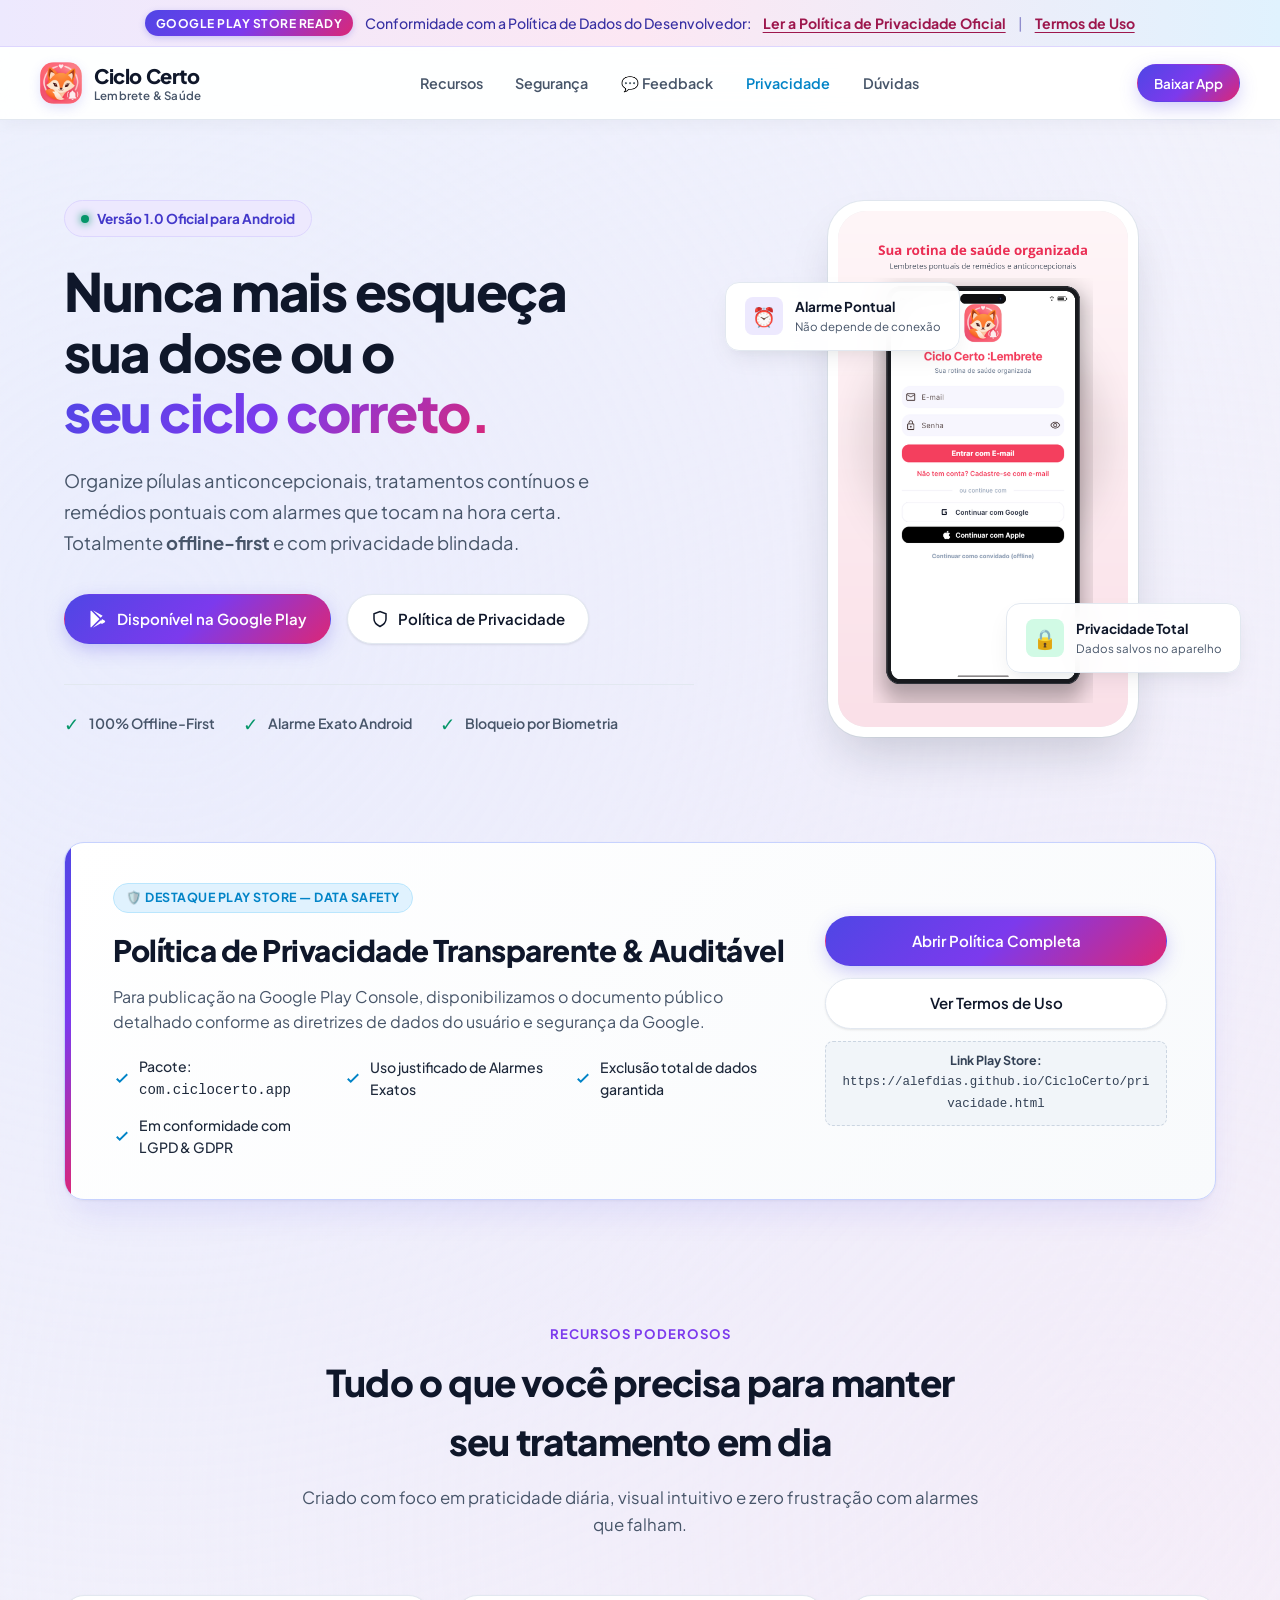
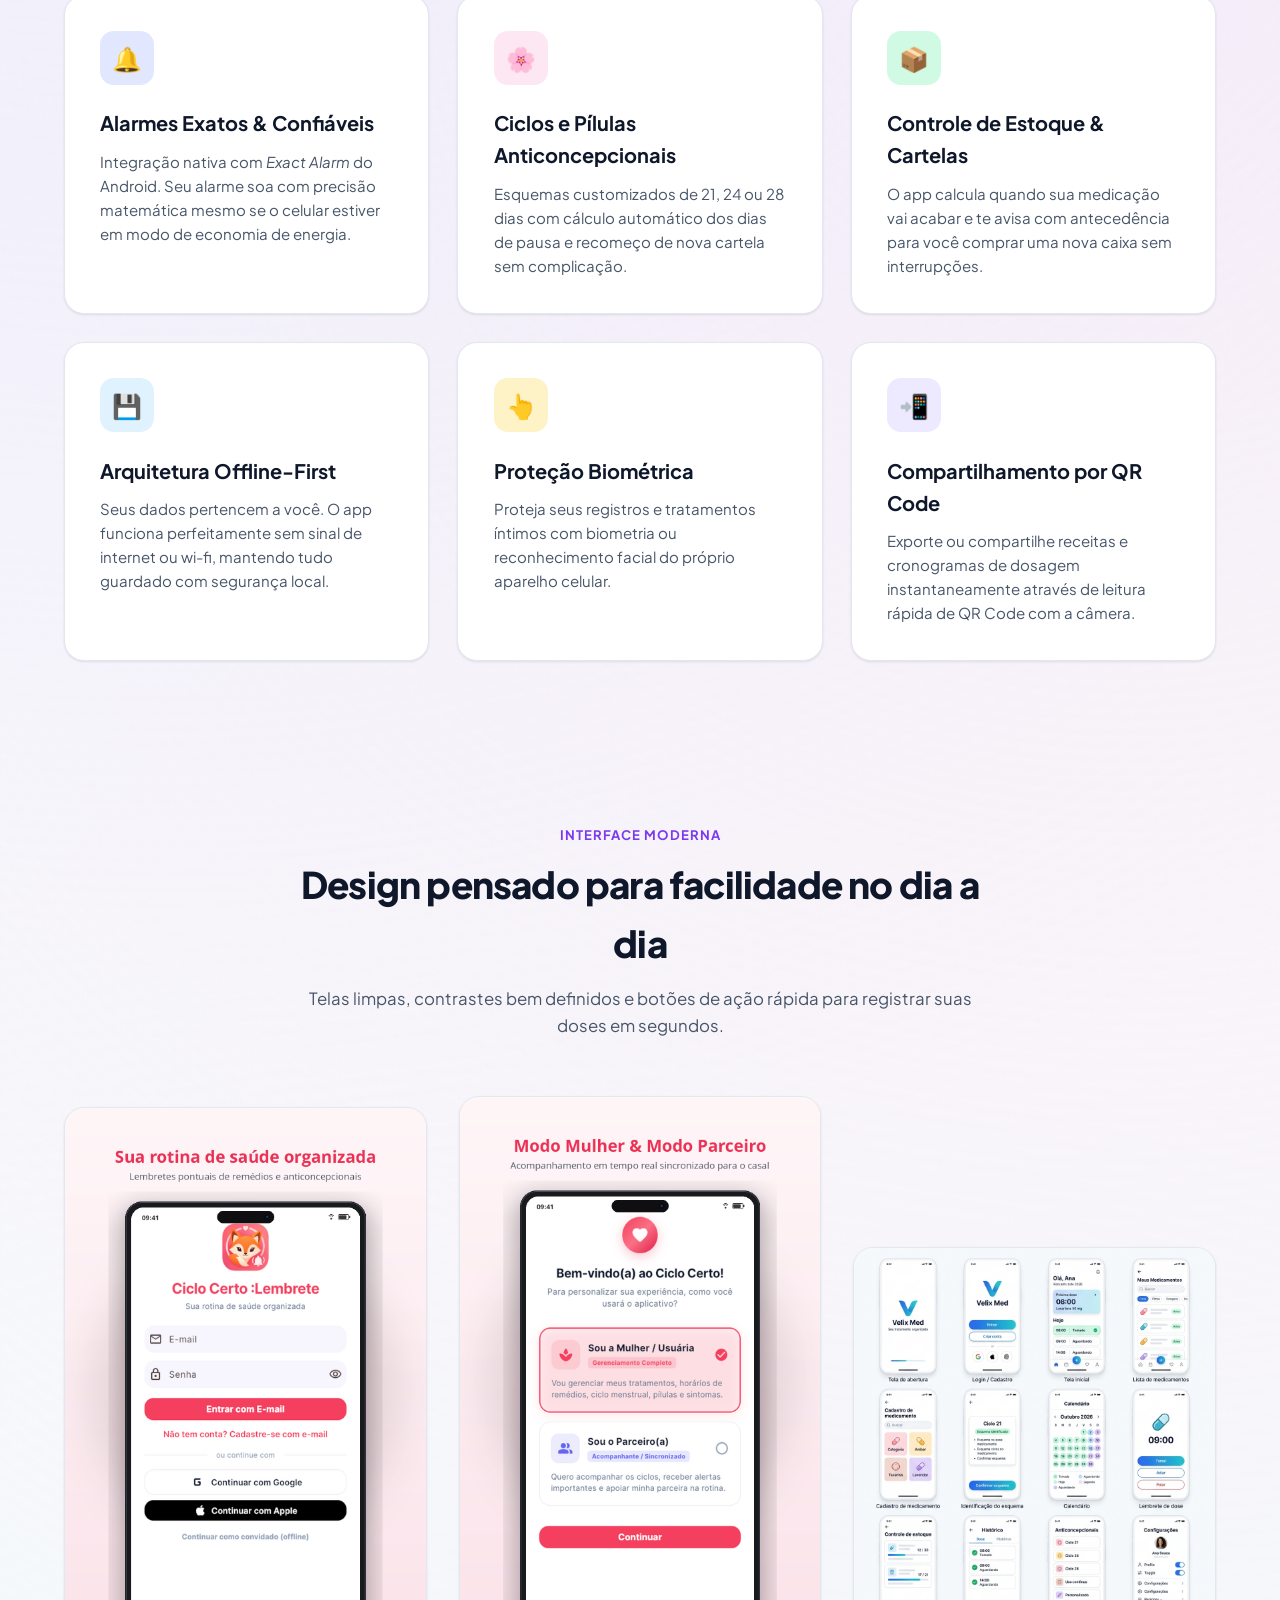
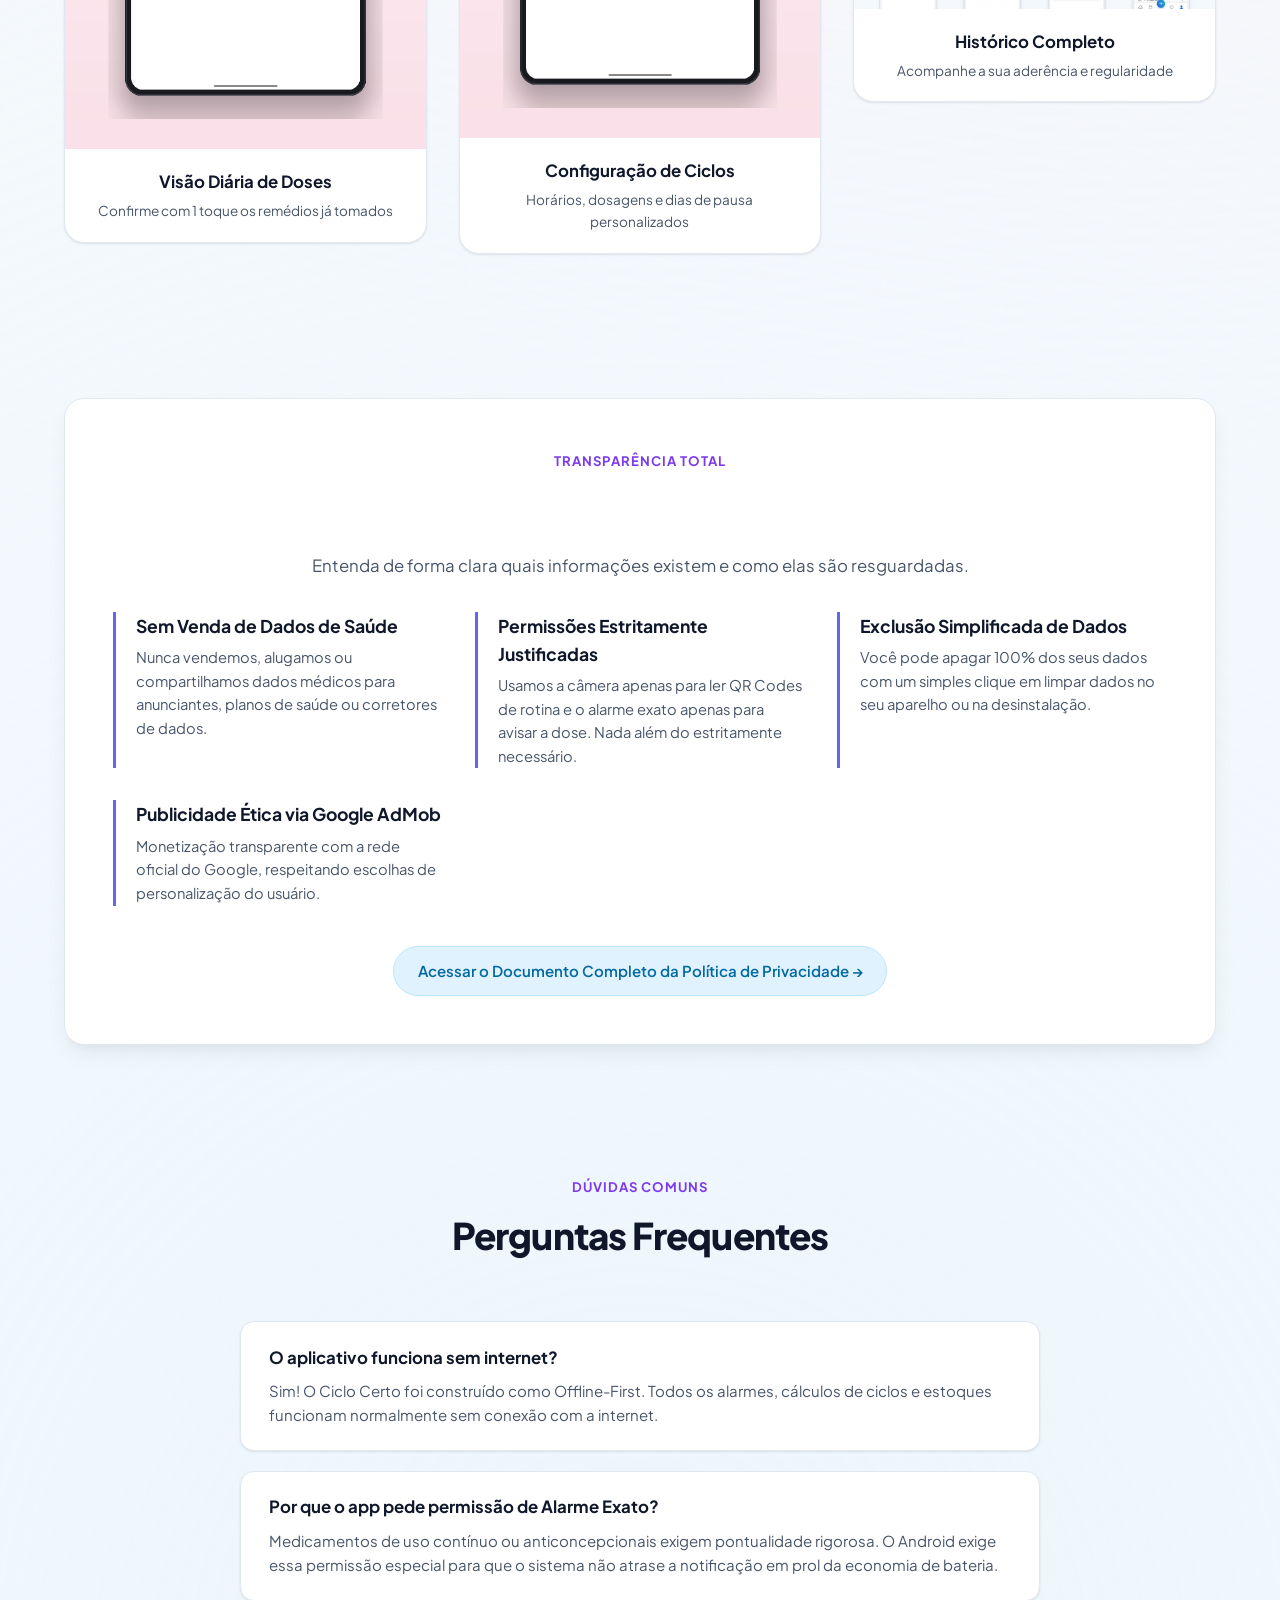
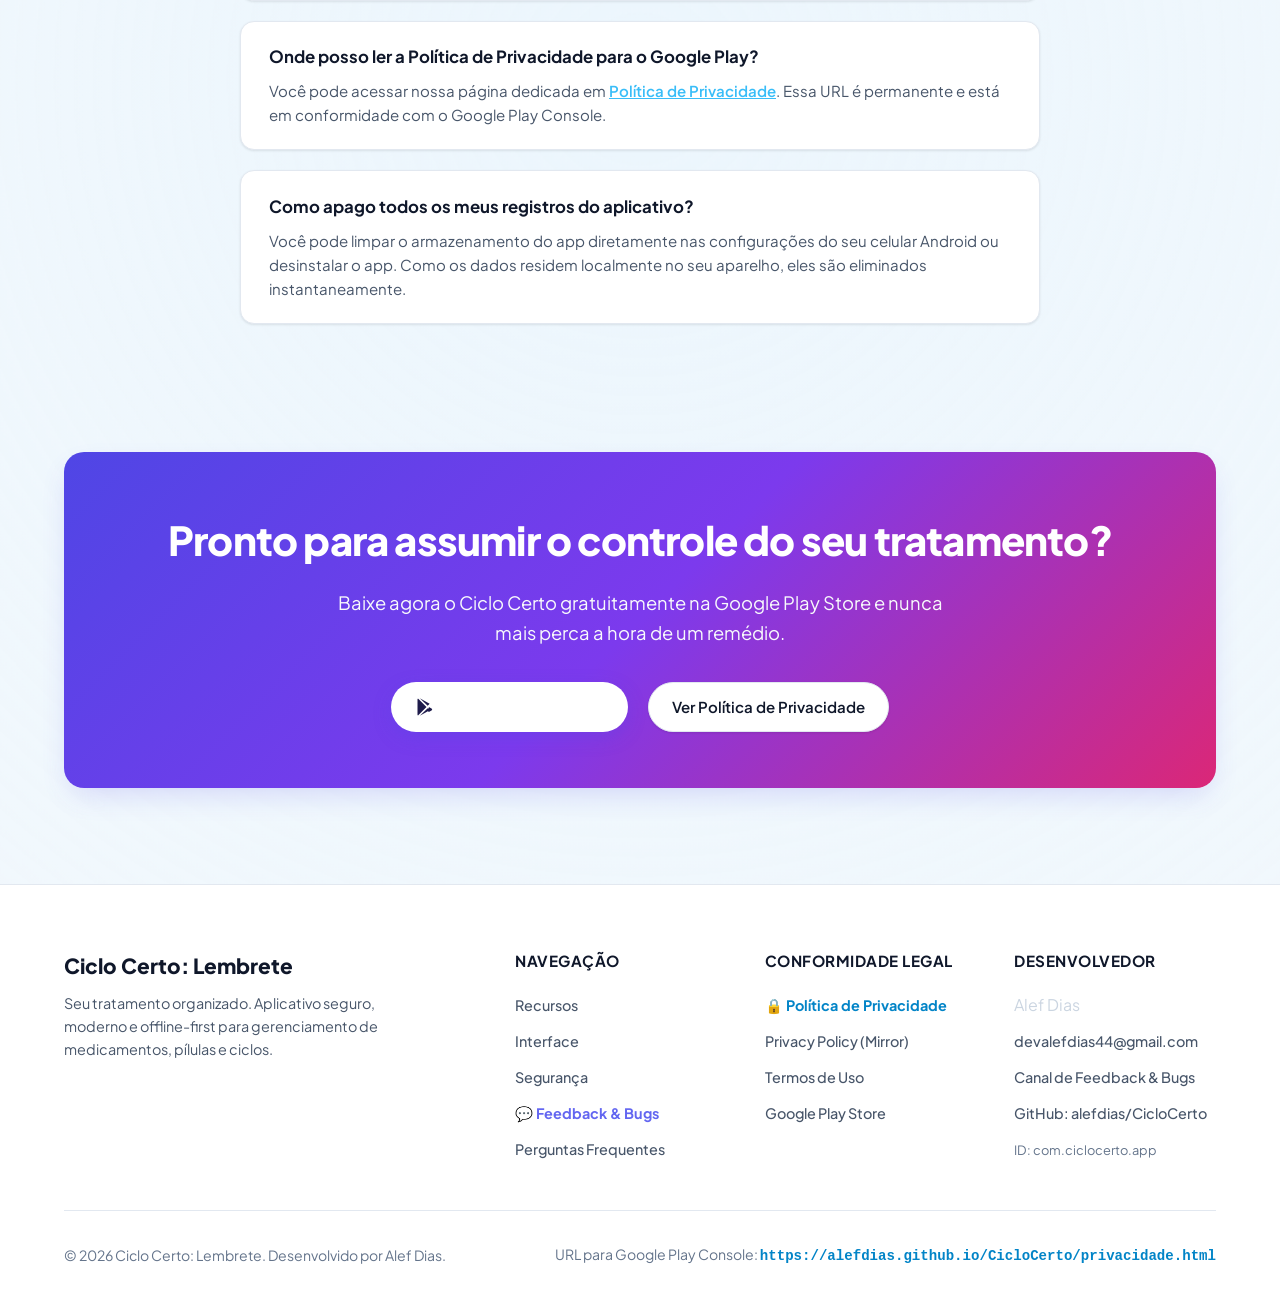
<file: index.html>
<!DOCTYPE html>
<html lang="pt-BR">
<head>
  <meta charset="UTF-8">
  <meta name="viewport" content="width=device-width, initial-scale=1.0">
  <title>Ciclo Certo: Lembrete — Seu Tratamento e Ciclo em Dia</title>
  <meta name="description" content="Ciclo Certo é o aplicativo definitivo para gerenciar medicamentos, pílulas anticoncepcionais, ciclos e lembretes pontuais com total privacidade e segurança offline.">
  <meta name="keywords" content="Ciclo Certo, Lembrete de remédio, Pílula anticoncepcional, Ciclo menstrual, Gerenciador de medicamentos, Alarme de remédio, Google Play">
  
  <!-- Favicon -->
  <link rel="icon" type="image/png" href="assets/icon.png">
  
  <!-- Google Fonts -->
  <link rel="preconnect" href="https://fonts.googleapis.com">
  <link rel="preconnect" href="https://fonts.gstatic.com" crossorigin>
  <link href="https://fonts.googleapis.com/css2?family=Plus+Jakarta+Sans:wght@400;500;600;700;800&display=swap" rel="stylesheet">
  
  <!-- CSS -->
  <link rel="stylesheet" href="style.css?v=2.1.0">
</head>
<body>
  <div class="ambient-glow top-left"></div>
  <div class="ambient-glow bottom-right"></div>

  <!-- Top Notification Bar: Destaque Play Store -->
  <div class="top-notice-bar">
    <div class="container top-notice-content">
      <span class="top-badge">Google Play Store Ready</span>
      <span>Conformidade com a Política de Dados do Desenvolvedor:</span>
      <a href="privacidade.html">Ler a Política de Privacidade Oficial</a>
      <span style="opacity: 0.5;">|</span>
      <a href="termos.html">Termos de Uso</a>
    </div>
  </div>

  <!-- Header -->
  <header class="site-header">
    <div class="container site-nav">
      <a href="index.html" class="nav-brand">
        <img src="assets/icon.png" alt="Ciclo Certo Ícone" class="nav-logo">
        <div class="brand-text">
          <span class="brand-name">Ciclo Certo</span>
          <span class="brand-tag">Lembrete & Saúde</span>
        </div>
      </a>
      <ul class="nav-links">
        <li><a href="#recursos" class="nav-link">Recursos</a></li>
        <li><a href="#seguranca" class="nav-link">Segurança</a></li>
        <li><a href="feedback.html" class="nav-link">💬 Feedback</a></li>
        <li><a href="privacidade.html" class="nav-link highlight">Privacidade</a></li>
        <li><a href="#faq" class="nav-link">Dúvidas</a></li>
      </ul>
      <div class="nav-actions">
        <a href="#download" class="btn btn-primary btn-sm">Baixar App</a>
      </div>
    </div>
  </header>

  <!-- Hero Section -->
  <section class="hero-section">
    <div class="container">
      <div class="hero-grid">
        <div class="hero-content">
          <div class="hero-badge-pill">
            <span class="pill-dot"></span>
            <span>Versão 1.0 Oficial para Android</span>
          </div>
          <h1 class="hero-title">
            Nunca mais esqueça <br>sua dose ou o <br>
            <span class="gradient-text">seu ciclo correto.</span>
          </h1>
          <p class="hero-desc">
            Organize pílulas anticoncepcionais, tratamentos contínuos e remédios pontuais com alarmes que tocam na hora certa. Totalmente <strong>offline-first</strong> e com privacidade blindada.
          </p>

          <div class="hero-cta-group">
            <a href="#download" class="btn btn-primary">
              <svg width="20" height="20" viewBox="0 0 24 24" fill="currentColor">
                <path d="M3.609 1.814L13.792 12 3.61 22.186a2.36 2.36 0 0 1-.61-.954V2.768c.176-.364.385-.688.61-.954zm11.602 11.602l2.366 2.366-11.8 6.812 9.434-9.178zm0-2.832L5.776 1.406l11.796 6.812-2.36 2.366zm1.414 1.414l3.18 1.836c1.077.622 1.077 1.636 0 2.258l-3.18 1.836-2.122-2.122 2.122-2.808z"/>
              </svg>
              Disponível na Google Play
            </a>
            <a href="privacidade.html" class="btn btn-secondary">
              <svg width="18" height="18" viewBox="0 0 24 24" fill="none" stroke="currentColor" stroke-width="2">
                <path d="M12 22s8-4 8-10V5l-8-3-8 3v7c0 6 8 10 8 10z"/>
              </svg>
              Política de Privacidade
            </a>
          </div>

          <div class="hero-trust-badges">
            <div class="trust-item">
              <span class="trust-icon">✓</span>
              <span>100% Offline-First</span>
            </div>
            <div class="trust-item">
              <span class="trust-icon">✓</span>
              <span>Alarme Exato Android</span>
            </div>
            <div class="trust-item">
              <span class="trust-icon">✓</span>
              <span>Bloqueio por Biometria</span>
            </div>
          </div>
        </div>

        <!-- Hero Visual Mockup -->
        <div class="hero-visual">
          <div class="phone-frame">
            <div class="phone-inner">
              <img src="assets/screen1.png" alt="Tela do Ciclo Certo" class="phone-screen">
            </div>
          </div>

          <!-- Floating Badges -->
          <div class="floating-card card-left">
            <div class="floating-icon purple">⏰</div>
            <div class="floating-text">
              <h5>Alarme Pontual</h5>
              <p>Não depende de conexão</p>
            </div>
          </div>

          <div class="floating-card card-right">
            <div class="floating-icon green">🔒</div>
            <div class="floating-text">
              <h5>Privacidade Total</h5>
              <p>Dados salvos no aparelho</p>
            </div>
          </div>
        </div>
      </div>
    </div>
  </section>

  <!-- Google Play Privacy Spotlight Card -->
  <section class="privacy-spotlight-section">
    <div class="container">
      <div class="privacy-spotlight-card">
        <div class="spotlight-left">
          <div class="spotlight-pill">🛡️ Destaque Play Store — Data Safety</div>
          <h2 class="spotlight-title">Política de Privacidade Transparente & Auditável</h2>
          <p class="spotlight-desc">
            Para publicação na Google Play Console, disponibilizamos o documento público detalhado conforme as diretrizes de dados do usuário e segurança da Google.
          </p>
          <div class="spotlight-points">
            <div class="spotlight-point">
              <svg width="18" height="18" fill="none" stroke="currentColor" stroke-width="2.5" viewBox="0 0 24 24"><path d="M5 13l4 4L19 7"/></svg>
              <span>Pacote: <code>com.ciclocerto.app</code></span>
            </div>
            <div class="spotlight-point">
              <svg width="18" height="18" fill="none" stroke="currentColor" stroke-width="2.5" viewBox="0 0 24 24"><path d="M5 13l4 4L19 7"/></svg>
              <span>Uso justificado de Alarmes Exatos</span>
            </div>
            <div class="spotlight-point">
              <svg width="18" height="18" fill="none" stroke="currentColor" stroke-width="2.5" viewBox="0 0 24 24"><path d="M5 13l4 4L19 7"/></svg>
              <span>Exclusão total de dados garantida</span>
            </div>
            <div class="spotlight-point">
              <svg width="18" height="18" fill="none" stroke="currentColor" stroke-width="2.5" viewBox="0 0 24 24"><path d="M5 13l4 4L19 7"/></svg>
              <span>Em conformidade com LGPD & GDPR</span>
            </div>
          </div>
        </div>

        <div class="spotlight-right">
          <a href="privacidade.html" class="btn btn-primary" style="width: 100%;">
            Abrir Política Completa
          </a>
          <a href="termos.html" class="btn btn-secondary" style="width: 100%;">
            Ver Termos de Uso
          </a>
          <div class="url-copy-box" title="URL para cadastrar na Play Store">
            <strong>Link Play Store:</strong><br>
            <code>https://alefdias.github.io/CicloCerto/privacidade.html</code>
          </div>
        </div>
      </div>
    </div>
  </section>

  <!-- Features Section -->
  <section id="recursos" class="features-section">
    <div class="container">
      <div class="section-header">
        <span class="section-tag">Recursos Poderosos</span>
        <h2 class="section-title">Tudo o que você precisa para manter seu tratamento em dia</h2>
        <p class="section-desc">Criado com foco em praticidade diária, visual intuitivo e zero frustração com alarmes que falham.</p>
      </div>

      <div class="features-grid">
        <div class="feature-card">
          <div class="feature-icon-wrapper indigo">🔔</div>
          <h3 class="feature-title">Alarmes Exatos & Confiáveis</h3>
          <p class="feature-desc">Integração nativa com <em>Exact Alarm</em> do Android. Seu alarme soa com precisão matemática mesmo se o celular estiver em modo de economia de energia.</p>
        </div>

        <div class="feature-card">
          <div class="feature-icon-wrapper pink">🌸</div>
          <h3 class="feature-title">Ciclos e Pílulas Anticoncepcionais</h3>
          <p class="feature-desc">Esquemas customizados de 21, 24 ou 28 dias com cálculo automático dos dias de pausa e recomeço de nova cartela sem complicação.</p>
        </div>

        <div class="feature-card">
          <div class="feature-icon-wrapper emerald">📦</div>
          <h3 class="feature-title">Controle de Estoque & Cartelas</h3>
          <p class="feature-desc">O app calcula quando sua medicação vai acabar e te avisa com antecedência para você comprar uma nova caixa sem interrupções.</p>
        </div>

        <div class="feature-card">
          <div class="feature-icon-wrapper cyan">💾</div>
          <h3 class="feature-title">Arquitetura Offline-First</h3>
          <p class="feature-desc">Seus dados pertencem a você. O app funciona perfeitamente sem sinal de internet ou wi-fi, mantendo tudo guardado com segurança local.</p>
        </div>

        <div class="feature-card">
          <div class="feature-icon-wrapper amber">👆</div>
          <h3 class="feature-title">Proteção Biométrica</h3>
          <p class="feature-desc">Proteja seus registros e tratamentos íntimos com biometria ou reconhecimento facial do próprio aparelho celular.</p>
        </div>

        <div class="feature-card">
          <div class="feature-icon-wrapper violet">📲</div>
          <h3 class="feature-title">Compartilhamento por QR Code</h3>
          <p class="feature-desc">Exporte ou compartilhe receitas e cronogramas de dosagem instantaneamente através de leitura rápida de QR Code com a câmera.</p>
        </div>
      </div>
    </div>
  </section>

  <!-- Showcase Gallery -->
  <section id="como-funciona" class="showcase-section">
    <div class="container">
      <div class="section-header">
        <span class="section-tag">Interface Moderna</span>
        <h2 class="section-title">Design pensado para facilidade no dia a dia</h2>
        <p class="section-desc">Telas limpas, contrastes bem definidos e botões de ação rápida para registrar suas doses em segundos.</p>
      </div>

      <div class="showcase-grid">
        <div class="showcase-card">
          <img src="assets/screen1.png" alt="Tela de Lembretes e Doses" class="showcase-img">
          <div class="showcase-info">
            <h4>Visão Diária de Doses</h4>
            <p>Confirme com 1 toque os remédios já tomados</p>
          </div>
        </div>

        <div class="showcase-card">
          <img src="assets/screen2.png" alt="Cadastro de Medicamentos" class="showcase-img">
          <div class="showcase-info">
            <h4>Configuração de Ciclos</h4>
            <p>Horários, dosagens e dias de pausa personalizados</p>
          </div>
        </div>

        <div class="showcase-card">
          <img src="assets/screen3.png" alt="Histórico e Calendário" class="showcase-img">
          <div class="showcase-info">
            <h4>Histórico Completo</h4>
            <p>Acompanhe a sua aderência e regularidade</p>
          </div>
        </div>
      </div>
    </div>
  </section>

  <!-- Security & Privacy Deep Dive -->
  <section id="seguranca" class="security-section">
    <div class="container">
      <div class="security-box">
        <div class="section-header" style="margin-bottom: 2rem;">
          <span class="section-tag">Transparência Total</span>
          <h2 class="section-title" style="color: #fff;">Como tratamos sua Privacidade</h2>
          <p class="section-desc">Entenda de forma clara quais informações existem e como elas são resguardadas.</p>
        </div>

        <div class="security-grid">
          <div class="security-item">
            <h4>Sem Venda de Dados de Saúde</h4>
            <p>Nunca vendemos, alugamos ou compartilhamos dados médicos para anunciantes, planos de saúde ou corretores de dados.</p>
          </div>

          <div class="security-item">
            <h4>Permissões Estritamente Justificadas</h4>
            <p>Usamos a câmera apenas para ler QR Codes de rotina e o alarme exato apenas para avisar a dose. Nada além do estritamente necessário.</p>
          </div>

          <div class="security-item">
            <h4>Exclusão Simplificada de Dados</h4>
            <p>Você pode apagar 100% dos seus dados com um simples clique em limpar dados no seu aparelho ou na desinstalação.</p>
          </div>

          <div class="security-item">
            <h4>Publicidade Ética via Google AdMob</h4>
            <p>Monetização transparente com a rede oficial do Google, respeitando escolhas de personalização do usuário.</p>
          </div>
        </div>

        <div style="text-align: center; margin-top: 2.5rem;">
          <a href="privacidade.html" class="btn btn-privacy">
            Acessar o Documento Completo da Política de Privacidade →
          </a>
        </div>
      </div>
    </div>
  </section>

  <!-- FAQ Section -->
  <section id="faq" class="faq-section">
    <div class="container">
      <div class="section-header">
        <span class="section-tag">Dúvidas Comuns</span>
        <h2 class="section-title">Perguntas Frequentes</h2>
      </div>

      <div class="faq-list">
        <div class="faq-item">
          <div class="faq-question">O aplicativo funciona sem internet?</div>
          <div class="faq-answer">Sim! O Ciclo Certo foi construído como Offline-First. Todos os alarmes, cálculos de ciclos e estoques funcionam normalmente sem conexão com a internet.</div>
        </div>

        <div class="faq-item">
          <div class="faq-question">Por que o app pede permissão de Alarme Exato?</div>
          <div class="faq-answer">Medicamentos de uso contínuo ou anticoncepcionais exigem pontualidade rigorosa. O Android exige essa permissão especial para que o sistema não atrase a notificação em prol da economia de bateria.</div>
        </div>

        <div class="faq-item">
          <div class="faq-question">Onde posso ler a Política de Privacidade para o Google Play?</div>
          <div class="faq-answer">Você pode acessar nossa página dedicada em <a href="privacidade.html" style="color:#38bdf8; font-weight:600;">Política de Privacidade</a>. Essa URL é permanente e está em conformidade com o Google Play Console.</div>
        </div>

        <div class="faq-item">
          <div class="faq-question">Como apago todos os meus registros do aplicativo?</div>
          <div class="faq-answer">Você pode limpar o armazenamento do app diretamente nas configurações do seu celular Android ou desinstalar o app. Como os dados residem localmente no seu aparelho, eles são eliminados instantaneamente.</div>
        </div>
      </div>
    </div>
  </section>

  <!-- CTA Download Section -->
  <section id="download" class="cta-banner-section">
    <div class="container">
      <div class="cta-banner">
        <h2>Pronto para assumir o controle do seu tratamento?</h2>
        <p>Baixe agora o Ciclo Certo gratuitamente na Google Play Store e nunca mais perca a hora de um remédio.</p>
        <div class="cta-buttons">
          <a href="https://play.google.com/store/apps/details?id=com.ciclocerto.app" target="_blank" class="btn btn-primary" style="background:#fff; color:#1e1b4b; font-weight:700;">
            <svg width="20" height="20" viewBox="0 0 24 24" fill="#1e1b4b">
              <path d="M3.609 1.814L13.792 12 3.61 22.186a2.36 2.36 0 0 1-.61-.954V2.768c.176-.364.385-.688.61-.954zm11.602 11.602l2.366 2.366-11.8 6.812 9.434-9.178zm0-2.832L5.776 1.406l11.796 6.812-2.36 2.366zm1.414 1.414l3.18 1.836c1.077.622 1.077 1.636 0 2.258l-3.18 1.836-2.122-2.122 2.122-2.808z"/>
            </svg>
            Baixar na Google Play
          </a>
          <a href="privacidade.html" class="btn btn-secondary">
            Ver Política de Privacidade
          </a>
        </div>
      </div>
    </div>
  </section>

  <!-- Footer -->
  <footer class="site-footer">
    <div class="container">
      <div class="footer-grid">
        <div class="footer-brand">
          <h4>Ciclo Certo: Lembrete</h4>
          <p>Seu tratamento organizado. Aplicativo seguro, moderno e offline-first para gerenciamento de medicamentos, pílulas e ciclos.</p>
        </div>
        <div class="footer-col">
          <h5>Navegação</h5>
          <ul class="footer-links">
            <li><a href="#recursos">Recursos</a></li>
            <li><a href="#como-funciona">Interface</a></li>
            <li><a href="#seguranca">Segurança</a></li>
            <li><a href="feedback.html" style="color: var(--primary); font-weight: 700;">💬 Feedback & Bugs</a></li>
            <li><a href="#faq">Perguntas Frequentes</a></li>
          </ul>
        </div>
        <div class="footer-col">
          <h5>Conformidade Legal</h5>
          <ul class="footer-links">
            <li><a href="privacidade.html" class="privacy-link">🔒 Política de Privacidade</a></li>
            <li><a href="privacy.html">Privacy Policy (Mirror)</a></li>
            <li><a href="termos.html">Termos de Uso</a></li>
            <li><a href="https://play.google.com/store/apps/details?id=com.ciclocerto.app" target="_blank">Google Play Store</a></li>
          </ul>
        </div>
        <div class="footer-col">
          <h5>Desenvolvedor</h5>
          <ul class="footer-links">
            <li><span style="color: #cbd5e1;">Alef Dias</span></li>
            <li><a href="mailto:devalefdias44@gmail.com">devalefdias44@gmail.com</a></li>
            <li><a href="feedback.html">Canal de Feedback & Bugs</a></li>
            <li><a href="https://github.com/alefdias/CicloCerto" target="_blank">GitHub: alefdias/CicloCerto</a></li>
            <li><span style="color: #64748b; font-size: 0.8rem;">ID: com.ciclocerto.app</span></li>
          </ul>
        </div>
      </div>
      <div class="footer-bottom">
        <div>&copy; 2026 Ciclo Certo: Lembrete. Desenvolvido por Alef Dias.</div>
        <div>URL para Google Play Console: <code style="color: #0284c7; font-weight: 700;">https://alefdias.github.io/CicloCerto/privacidade.html</code></div>
      </div>
    </div>
  </footer>
</body>
</html>
</file>
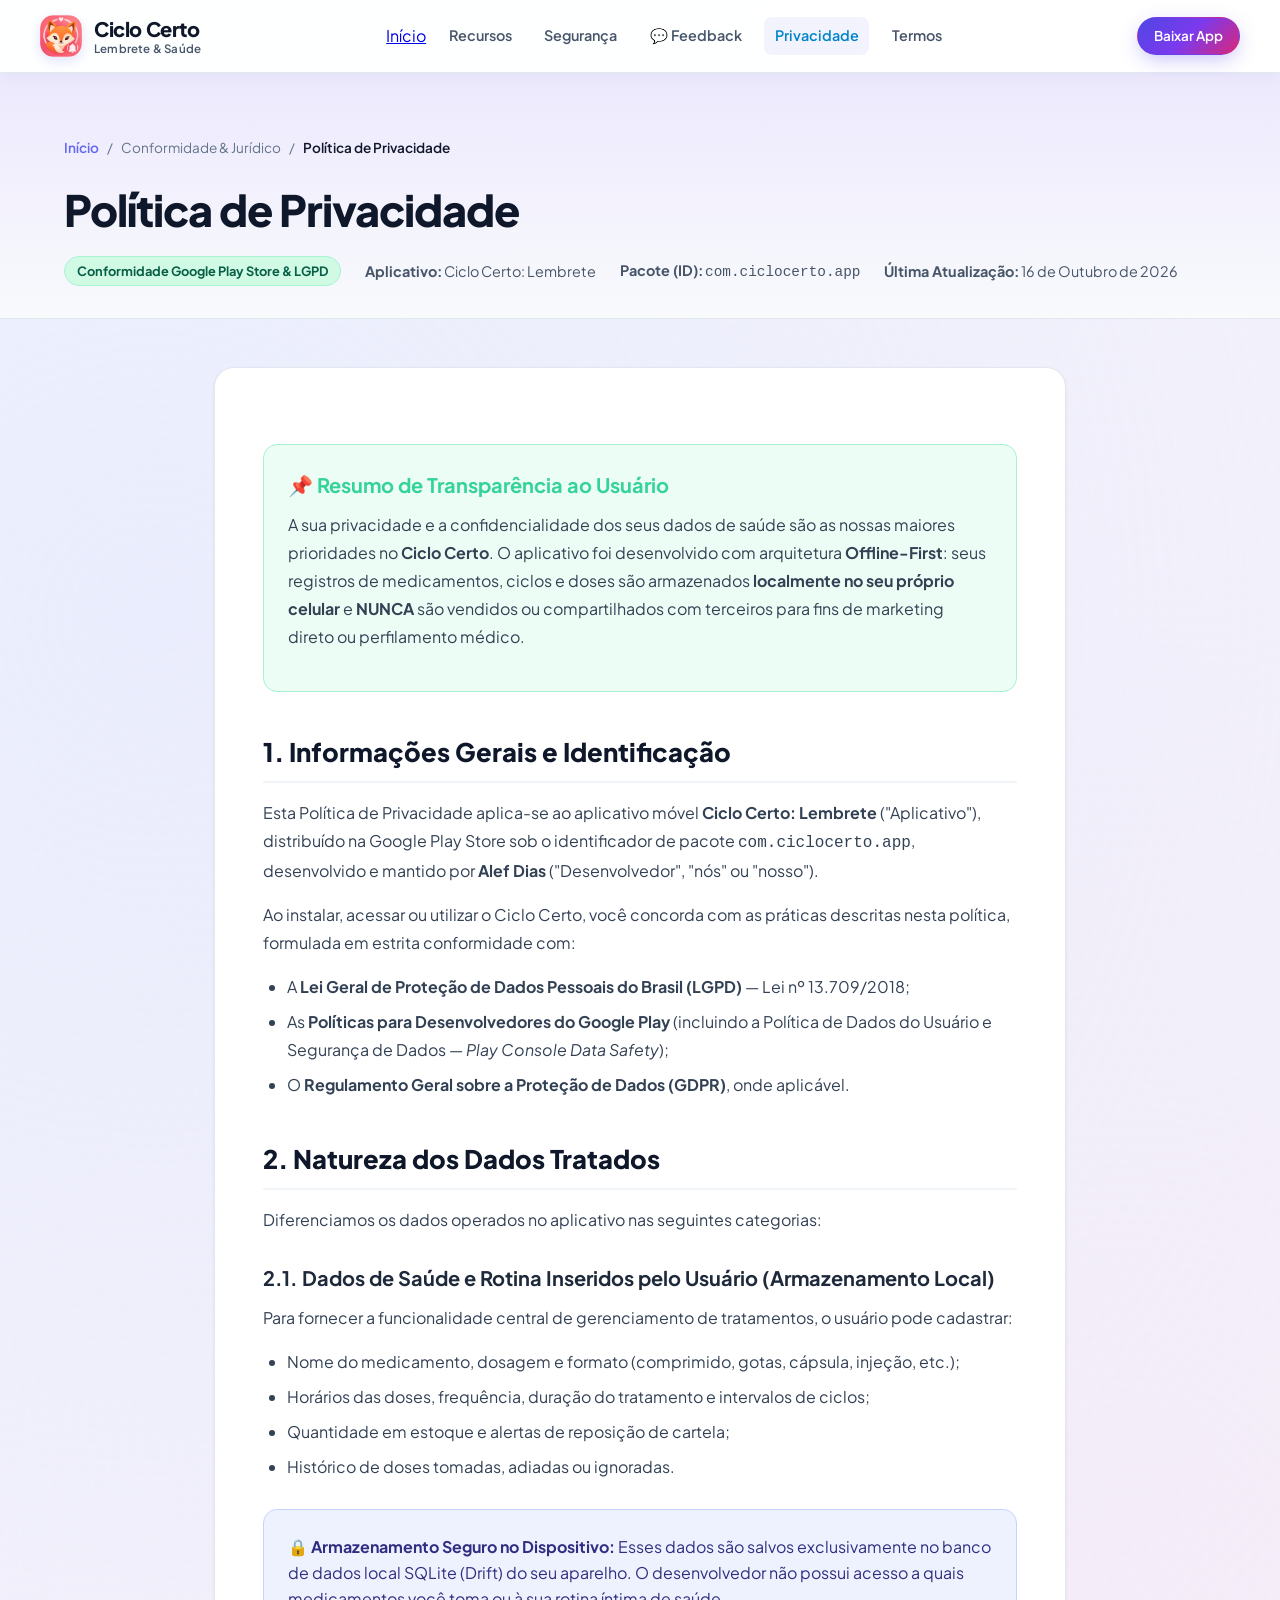
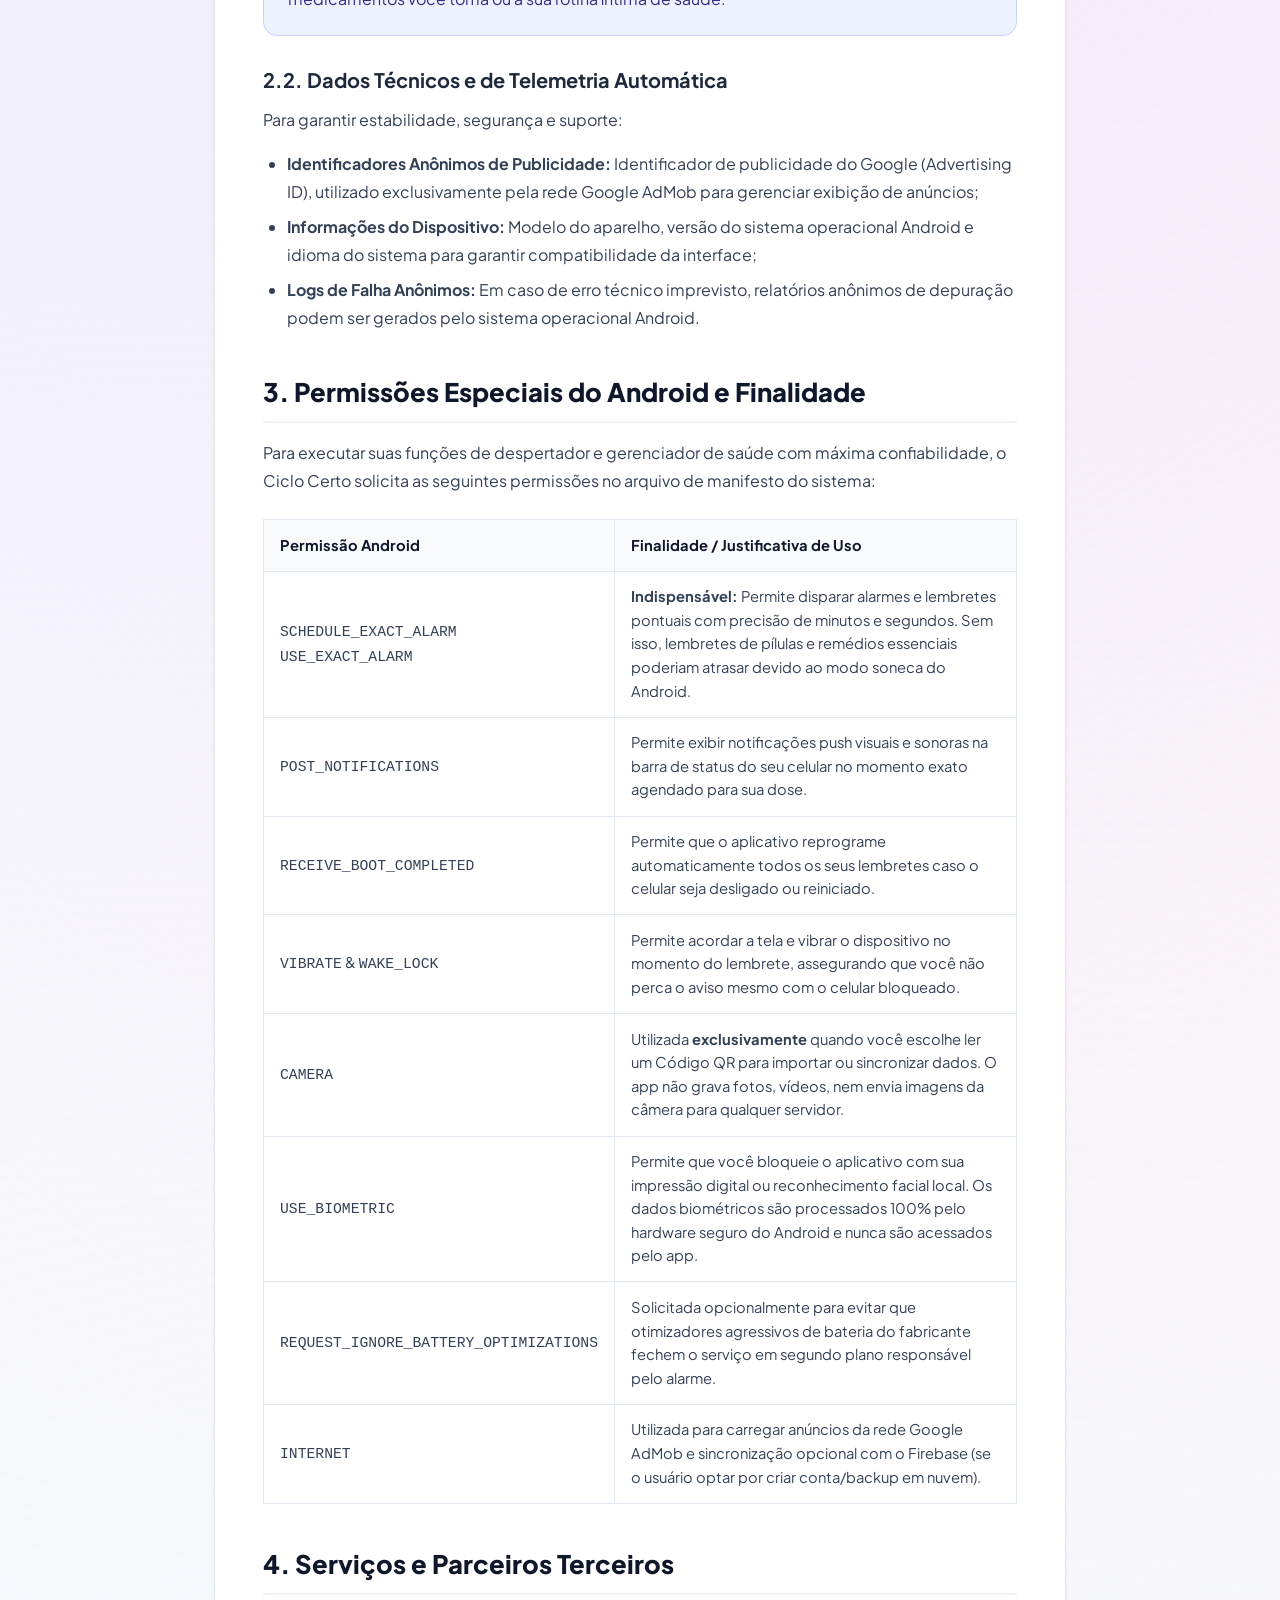
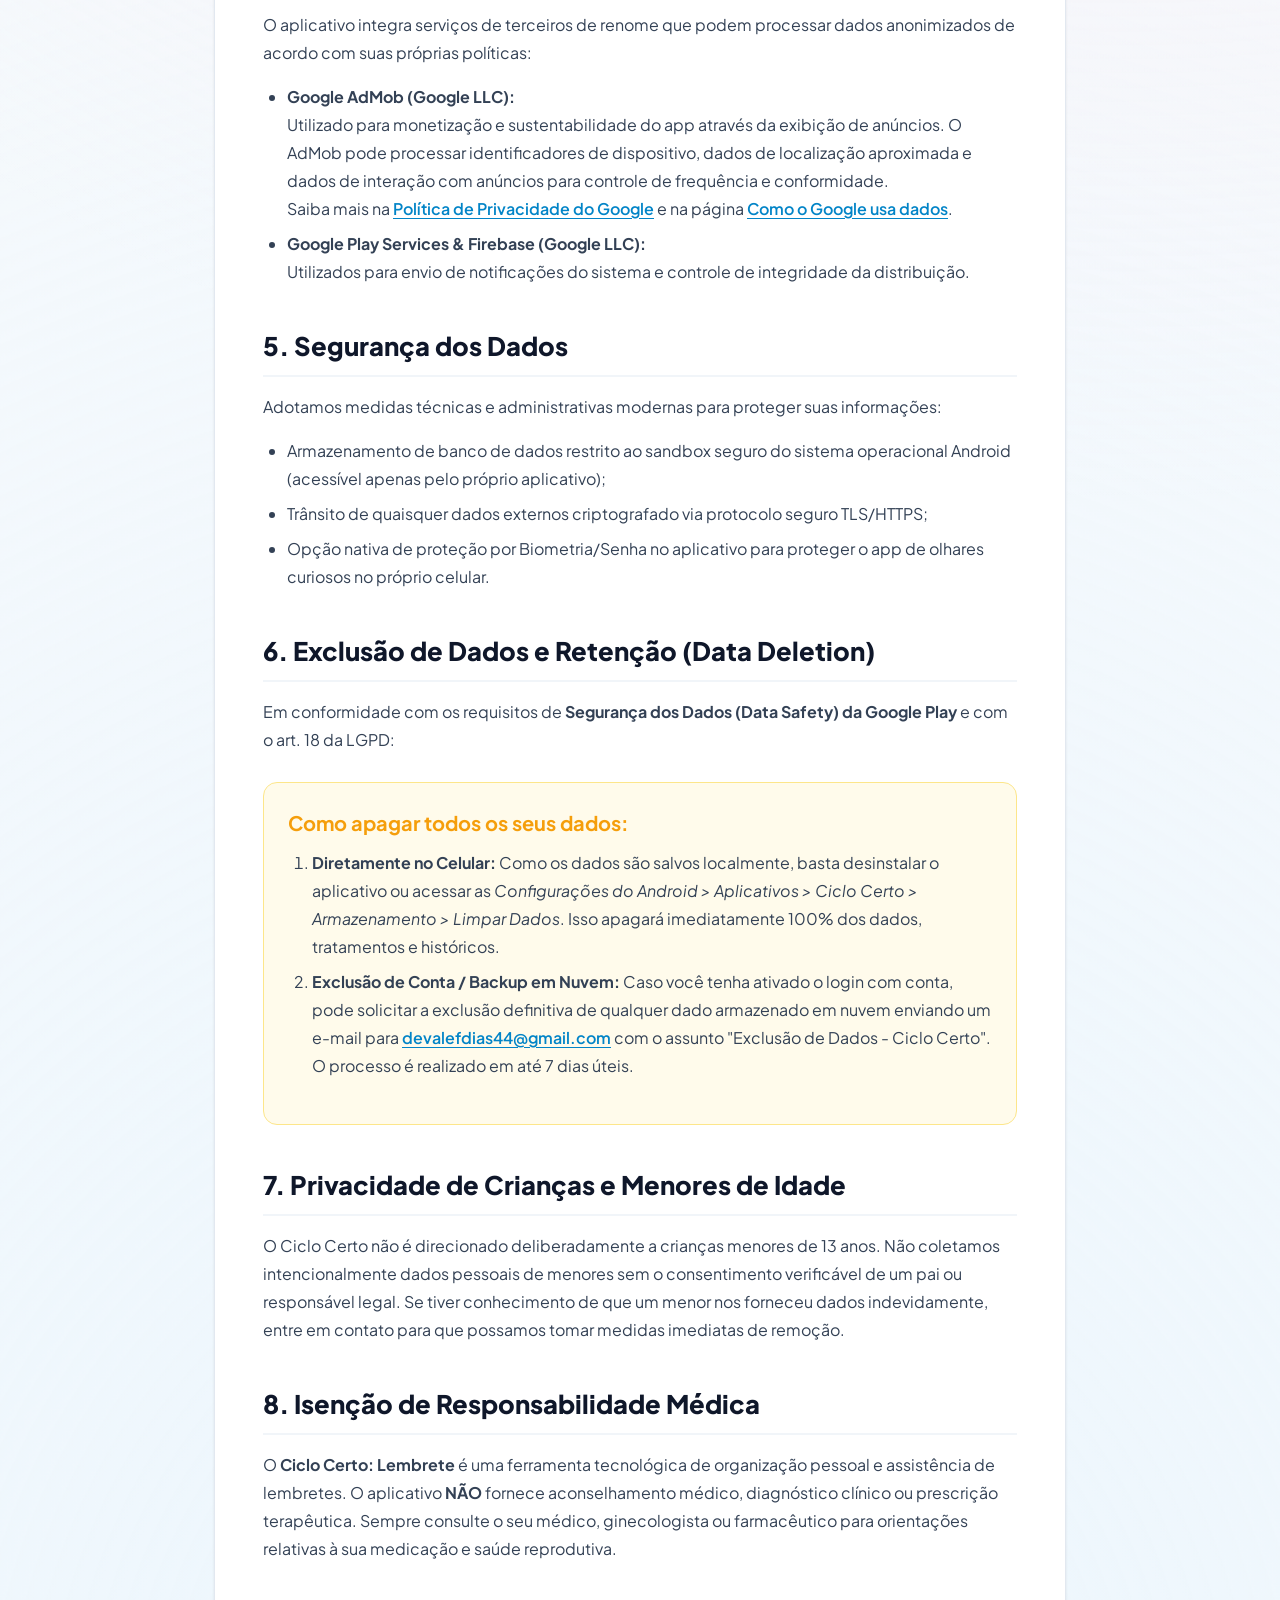
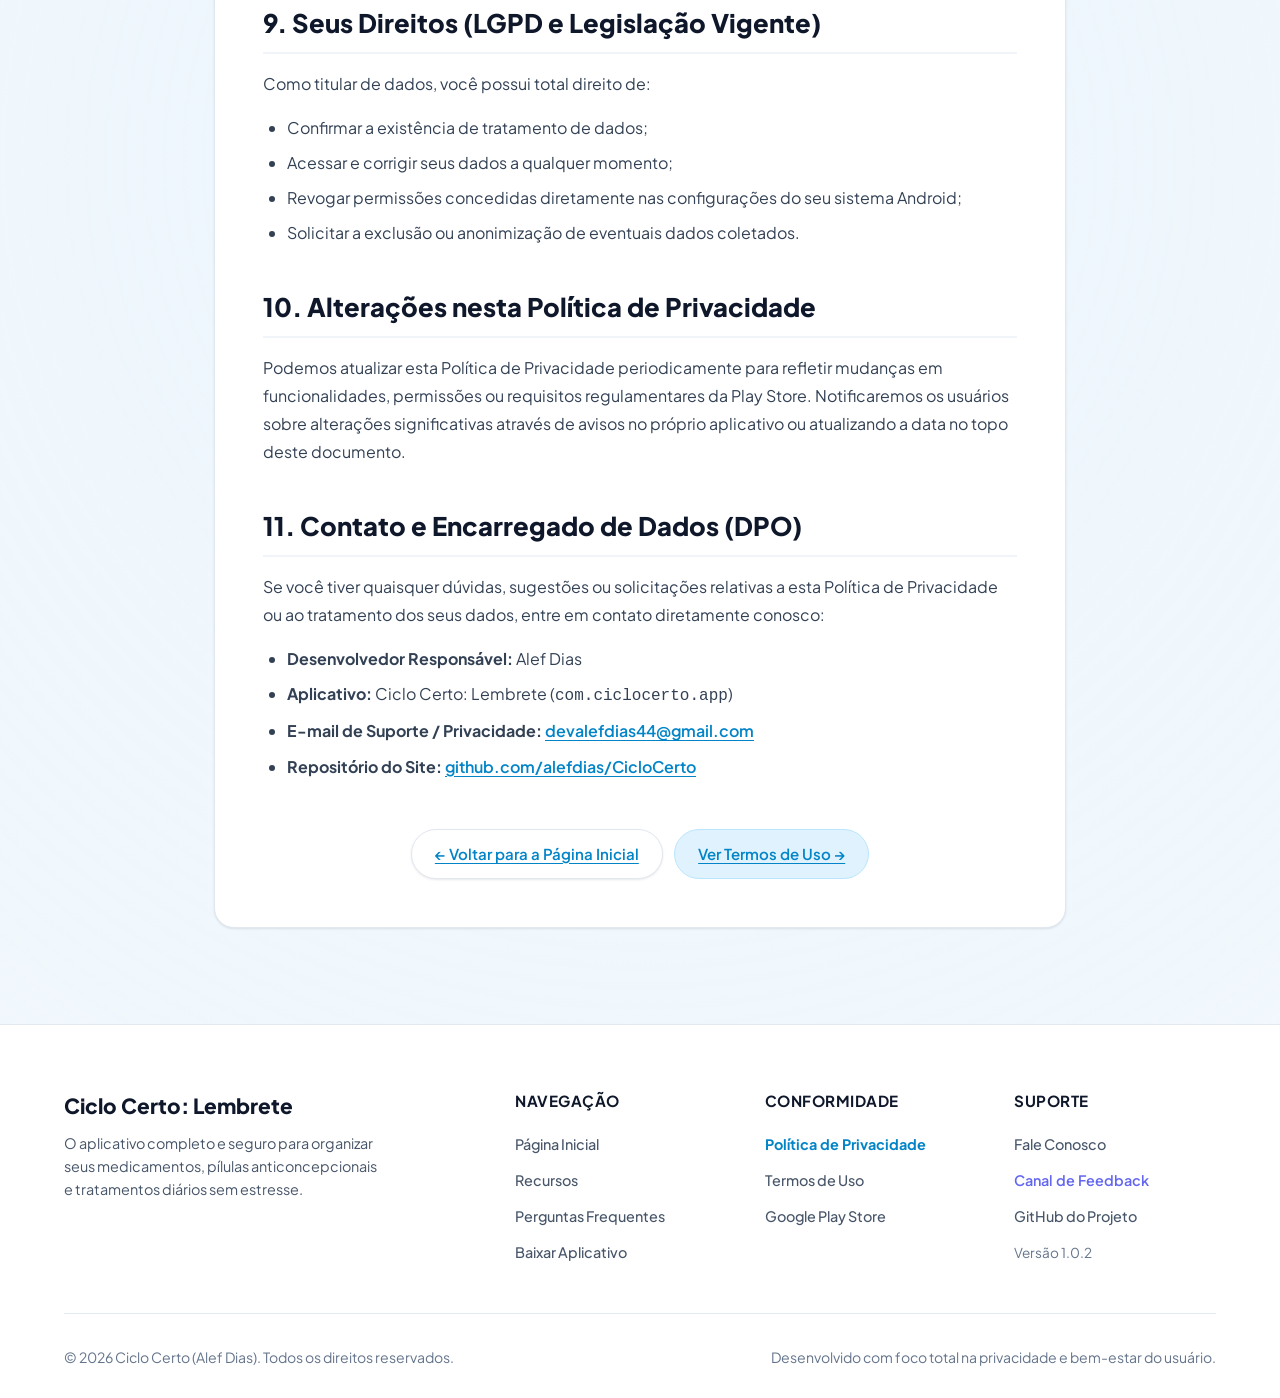
<file: privacidade.html>
<!DOCTYPE html>
<html lang="pt-BR">
<head>
  <meta charset="UTF-8">
  <meta name="viewport" content="width=device-width, initial-scale=1.0">
  <title>Política de Privacidade — Ciclo Certo: Lembrete</title>
  <meta name="description" content="Política de Privacidade oficial do aplicativo Ciclo Certo: Lembrete (com.ciclocerto.app). Informações transparentes sobre tratamento de dados, permissões e segurança.">
  <meta name="robots" content="index, follow">
  
  <!-- Favicon -->
  <link rel="icon" type="image/png" href="assets/icon.png">
  
  <!-- Google Fonts -->
  <link rel="preconnect" href="https://fonts.googleapis.com">
  <link rel="preconnect" href="https://fonts.gstatic.com" crossorigin>
  <link href="https://fonts.googleapis.com/css2?family=Plus+Jakarta+Sans:wght@400;500;600;700;800&display=swap" rel="stylesheet">
  
  <!-- CSS -->
  <link rel="stylesheet" href="style.css?v=2.1.0">
</head>
<body>
  <div class="ambient-glow top-left"></div>
  <div class="ambient-glow bottom-right"></div>

  <!-- Header -->
  <header class="site-header">
    <div class="container site-nav">
      <a href="index.html" class="nav-brand">
        <img src="assets/icon.png" alt="Ícone Ciclo Certo" class="nav-logo">
        <div class="brand-text">
          <span class="brand-name">Ciclo Certo</span>
          <span class="brand-tag">Lembrete & Saúde</span>
        </div>
      </a>
      <ul class="nav-links">
        <li><a href="index.html">Início</a></li>
        <li><a href="index.html#recursos" class="nav-link">Recursos</a></li>
        <li><a href="index.html#seguranca" class="nav-link">Segurança</a></li>
        <li><a href="feedback.html" class="nav-link">💬 Feedback</a></li>
        <li><a href="privacidade.html" class="nav-link active highlight">Privacidade</a></li>
        <li><a href="termos.html" class="nav-link">Termos</a></li>
      </ul>
      <div class="nav-actions">
        <a href="index.html#download" class="btn btn-primary btn-sm">Baixar App</a>
      </div>
    </div>
  </header>

  <!-- Legal Header -->
  <section class="legal-page-header">
    <div class="container">
      <div class="legal-breadcrumbs">
        <a href="index.html">Início</a>
        <span>/</span>
        <span>Conformidade & Jurídico</span>
        <span>/</span>
        <span style="color: #0f172a; font-weight: 600;">Política de Privacidade</span>
      </div>
      <h1 class="legal-title">Política de Privacidade</h1>
      <div class="legal-meta">
        <span class="legal-badge">Conformidade Google Play Store & LGPD</span>
        <span><strong>Aplicativo:</strong> Ciclo Certo: Lembrete</span>
        <span><strong>Pacote (ID):</strong> <code>com.ciclocerto.app</code></span>
        <span><strong>Última Atualização:</strong> 16 de Outubro de 2026</span>
      </div>
    </div>
  </section>

  <!-- Legal Content -->
  <main class="legal-container">
    <div class="legal-content">

      <!-- Resumo Executivo -->
      <div class="legal-highlight-card success">
        <h3 style="margin-top:0; color:#34d399;">📌 Resumo de Transparência ao Usuário</h3>
        <p>A sua privacidade e a confidencialidade dos seus dados de saúde são as nossas maiores prioridades no <strong>Ciclo Certo</strong>. O aplicativo foi desenvolvido com arquitetura <strong>Offline-First</strong>: seus registros de medicamentos, ciclos e doses são armazenados <strong>localmente no seu próprio celular</strong> e <strong>NUNCA</strong> são vendidos ou compartilhados com terceiros para fins de marketing direto ou perfilamento médico.</p>
      </div>

      <h2>1. Informações Gerais e Identificação</h2>
      <p>Esta Política de Privacidade aplica-se ao aplicativo móvel <strong>Ciclo Certo: Lembrete</strong> ("Aplicativo"), distribuído na Google Play Store sob o identificador de pacote <code>com.ciclocerto.app</code>, desenvolvido e mantido por <strong>Alef Dias</strong> ("Desenvolvedor", "nós" ou "nosso").</p>
      <p>Ao instalar, acessar ou utilizar o Ciclo Certo, você concorda com as práticas descritas nesta política, formulada em estrita conformidade com:</p>
      <ul>
        <li>A <strong>Lei Geral de Proteção de Dados Pessoais do Brasil (LGPD)</strong> — Lei nº 13.709/2018;</li>
        <li>As <strong>Políticas para Desenvolvedores do Google Play</strong> (incluindo a Política de Dados do Usuário e Segurança de Dados — <em>Play Console Data Safety</em>);</li>
        <li>O <strong>Regulamento Geral sobre a Proteção de Dados (GDPR)</strong>, onde aplicável.</li>
      </ul>

      <h2>2. Natureza dos Dados Tratados</h2>
      <p>Diferenciamos os dados operados no aplicativo nas seguintes categorias:</p>

      <h3>2.1. Dados de Saúde e Rotina Inseridos pelo Usuário (Armazenamento Local)</h3>
      <p>Para fornecer a funcionalidade central de gerenciamento de tratamentos, o usuário pode cadastrar:</p>
      <ul>
        <li>Nome do medicamento, dosagem e formato (comprimido, gotas, cápsula, injeção, etc.);</li>
        <li>Horários das doses, frequência, duração do tratamento e intervalos de ciclos;</li>
        <li>Quantidade em estoque e alertas de reposição de cartela;</li>
        <li>Histórico de doses tomadas, adiadas ou ignoradas.</li>
      </ul>
      <div class="legal-highlight-card">
        <strong>🔒 Armazenamento Seguro no Dispositivo:</strong> Esses dados são salvos exclusivamente no banco de dados local SQLite (Drift) do seu aparelho. O desenvolvedor não possui acesso a quais medicamentos você toma ou à sua rotina íntima de saúde.
      </div>

      <h3>2.2. Dados Técnicos e de Telemetria Automática</h3>
      <p>Para garantir estabilidade, segurança e suporte:</p>
      <ul>
        <li><strong>Identificadores Anônimos de Publicidade:</strong> Identificador de publicidade do Google (Advertising ID), utilizado exclusivamente pela rede Google AdMob para gerenciar exibição de anúncios;</li>
        <li><strong>Informações do Dispositivo:</strong> Modelo do aparelho, versão do sistema operacional Android e idioma do sistema para garantir compatibilidade da interface;</li>
        <li><strong>Logs de Falha Anônimos:</strong> Em caso de erro técnico imprevisto, relatórios anônimos de depuração podem ser gerados pelo sistema operacional Android.</li>
      </ul>

      <h2>3. Permissões Especiais do Android e Finalidade</h2>
      <p>Para executar suas funções de despertador e gerenciador de saúde com máxima confiabilidade, o Ciclo Certo solicita as seguintes permissões no arquivo de manifesto do sistema:</p>

      <table class="legal-table">
        <thead>
          <tr>
            <th>Permissão Android</th>
            <th>Finalidade / Justificativa de Uso</th>
          </tr>
        </thead>
        <tbody>
          <tr>
            <td><code>SCHEDULE_EXACT_ALARM</code><br><code>USE_EXACT_ALARM</code></td>
            <td><strong>Indispensável:</strong> Permite disparar alarmes e lembretes pontuais com precisão de minutos e segundos. Sem isso, lembretes de pílulas e remédios essenciais poderiam atrasar devido ao modo soneca do Android.</td>
          </tr>
          <tr>
            <td><code>POST_NOTIFICATIONS</code></td>
            <td>Permite exibir notificações push visuais e sonoras na barra de status do seu celular no momento exato agendado para sua dose.</td>
          </tr>
          <tr>
            <td><code>RECEIVE_BOOT_COMPLETED</code></td>
            <td>Permite que o aplicativo reprograme automaticamente todos os seus lembretes caso o celular seja desligado ou reiniciado.</td>
          </tr>
          <tr>
            <td><code>VIBRATE</code> & <code>WAKE_LOCK</code></td>
            <td>Permite acordar a tela e vibrar o dispositivo no momento do lembrete, assegurando que você não perca o aviso mesmo com o celular bloqueado.</td>
          </tr>
          <tr>
            <td><code>CAMERA</code></td>
            <td>Utilizada <strong>exclusivamente</strong> quando você escolhe ler um Código QR para importar ou sincronizar dados. O app não grava fotos, vídeos, nem envia imagens da câmera para qualquer servidor.</td>
          </tr>
          <tr>
            <td><code>USE_BIOMETRIC</code></td>
            <td>Permite que você bloqueie o aplicativo com sua impressão digital ou reconhecimento facial local. Os dados biométricos são processados 100% pelo hardware seguro do Android e nunca são acessados pelo app.</td>
          </tr>
          <tr>
            <td><code>REQUEST_IGNORE_BATTERY_OPTIMIZATIONS</code></td>
            <td>Solicitada opcionalmente para evitar que otimizadores agressivos de bateria do fabricante fechem o serviço em segundo plano responsável pelo alarme.</td>
          </tr>
          <tr>
            <td><code>INTERNET</code></td>
            <td>Utilizada para carregar anúncios da rede Google AdMob e sincronização opcional com o Firebase (se o usuário optar por criar conta/backup em nuvem).</td>
          </tr>
        </tbody>
      </table>

      <h2>4. Serviços e Parceiros Terceiros</h2>
      <p>O aplicativo integra serviços de terceiros de renome que podem processar dados anonimizados de acordo com suas próprias políticas:</p>
      <ul>
        <li>
          <strong>Google AdMob (Google LLC):</strong><br>
          Utilizado para monetização e sustentabilidade do app através da exibição de anúncios. O AdMob pode processar identificadores de dispositivo, dados de localização aproximada e dados de interação com anúncios para controle de frequência e conformidade.
          <br>Saiba mais na <a href="https://policies.google.com/privacy" target="_blank" rel="noopener">Política de Privacidade do Google</a> e na página <a href="https://policies.google.com/technologies/partner-sites" target="_blank" rel="noopener">Como o Google usa dados</a>.
        </li>
        <li>
          <strong>Google Play Services & Firebase (Google LLC):</strong><br>
          Utilizados para envio de notificações do sistema e controle de integridade da distribuição.
        </li>
      </ul>

      <h2>5. Segurança dos Dados</h2>
      <p>Adotamos medidas técnicas e administrativas modernas para proteger suas informações:</p>
      <ul>
        <li>Armazenamento de banco de dados restrito ao sandbox seguro do sistema operacional Android (acessível apenas pelo próprio aplicativo);</li>
        <li>Trânsito de quaisquer dados externos criptografado via protocolo seguro TLS/HTTPS;</li>
        <li>Opção nativa de proteção por Biometria/Senha no aplicativo para proteger o app de olhares curiosos no próprio celular.</li>
      </ul>

      <h2>6. Exclusão de Dados e Retenção (Data Deletion)</h2>
      <p>Em conformidade com os requisitos de <strong>Segurança dos Dados (Data Safety) da Google Play</strong> e com o art. 18 da LGPD:</p>
      <div class="legal-highlight-card alert">
        <h3 style="margin-top:0; color:#f59e0b;">Como apagar todos os seus dados:</h3>
        <ol>
          <li><strong>Diretamente no Celular:</strong> Como os dados são salvos localmente, basta desinstalar o aplicativo ou acessar as <em>Configurações do Android &gt; Aplicativos &gt; Ciclo Certo &gt; Armazenamento &gt; Limpar Dados</em>. Isso apagará imediatamente 100% dos dados, tratamentos e históricos.</li>
          <li><strong>Exclusão de Conta / Backup em Nuvem:</strong> Caso você tenha ativado o login com conta, pode solicitar a exclusão definitiva de qualquer dado armazenado em nuvem enviando um e-mail para <a href="mailto:devalefdias44@gmail.com">devalefdias44@gmail.com</a> com o assunto "Exclusão de Dados - Ciclo Certo". O processo é realizado em até 7 dias úteis.</li>
        </ol>
      </div>

      <h2>7. Privacidade de Crianças e Menores de Idade</h2>
      <p>O Ciclo Certo não é direcionado deliberadamente a crianças menores de 13 anos. Não coletamos intencionalmente dados pessoais de menores sem o consentimento verificável de um pai ou responsável legal. Se tiver conhecimento de que um menor nos forneceu dados indevidamente, entre em contato para que possamos tomar medidas imediatas de remoção.</p>

      <h2>8. Isenção de Responsabilidade Médica</h2>
      <p>O <strong>Ciclo Certo: Lembrete</strong> é uma ferramenta tecnológica de organização pessoal e assistência de lembretes. O aplicativo <strong>NÃO</strong> fornece aconselhamento médico, diagnóstico clínico ou prescrição terapêutica. Sempre consulte o seu médico, ginecologista ou farmacêutico para orientações relativas à sua medicação e saúde reprodutiva.</p>

      <h2>9. Seus Direitos (LGPD e Legislação Vigente)</h2>
      <p>Como titular de dados, você possui total direito de:</p>
      <ul>
        <li>Confirmar a existência de tratamento de dados;</li>
        <li>Acessar e corrigir seus dados a qualquer momento;</li>
        <li>Revogar permissões concedidas diretamente nas configurações do seu sistema Android;</li>
        <li>Solicitar a exclusão ou anonimização de eventuais dados coletados.</li>
      </ul>

      <h2>10. Alterações nesta Política de Privacidade</h2>
      <p>Podemos atualizar esta Política de Privacidade periodicamente para refletir mudanças em funcionalidades, permissões ou requisitos regulamentares da Play Store. Notificaremos os usuários sobre alterações significativas através de avisos no próprio aplicativo ou atualizando a data no topo deste documento.</p>

      <h2>11. Contato e Encarregado de Dados (DPO)</h2>
      <p>Se você tiver quaisquer dúvidas, sugestões ou solicitações relativas a esta Política de Privacidade ou ao tratamento dos seus dados, entre em contato diretamente conosco:</p>
      <ul>
        <li><strong>Desenvolvedor Responsável:</strong> Alef Dias</li>
        <li><strong>Aplicativo:</strong> Ciclo Certo: Lembrete (<code>com.ciclocerto.app</code>)</li>
        <li><strong>E-mail de Suporte / Privacidade:</strong> <a href="mailto:devalefdias44@gmail.com">devalefdias44@gmail.com</a></li>
        <li><strong>Repositório do Site:</strong> <a href="https://github.com/alefdias/CicloCerto" target="_blank" rel="noopener">github.com/alefdias/CicloCerto</a></li>
      </ul>

      <div style="margin-top: 3rem; text-align: center;">
        <a href="index.html" class="btn btn-secondary">← Voltar para a Página Inicial</a>
        <a href="termos.html" class="btn btn-privacy" style="margin-left: 0.5rem;">Ver Termos de Uso →</a>
      </div>

    </div>
  </main>

  <!-- Footer -->
  <footer class="site-footer">
    <div class="container">
      <div class="footer-grid">
        <div class="footer-brand">
          <h4>Ciclo Certo: Lembrete</h4>
          <p>O aplicativo completo e seguro para organizar seus medicamentos, pílulas anticoncepcionais e tratamentos diários sem estresse.</p>
        </div>
        <div class="footer-col">
          <h5>Navegação</h5>
          <ul class="footer-links">
            <li><a href="index.html">Página Inicial</a></li>
            <li><a href="index.html#recursos">Recursos</a></li>
            <li><a href="index.html#faq">Perguntas Frequentes</a></li>
            <li><a href="index.html#download">Baixar Aplicativo</a></li>
          </ul>
        </div>
        <div class="footer-col">
          <h5>Conformidade</h5>
          <ul class="footer-links">
            <li><a href="privacidade.html" class="privacy-link">Política de Privacidade</a></li>
            <li><a href="termos.html">Termos de Uso</a></li>
            <li><a href="https://play.google.com/store/apps/details?id=com.ciclocerto.app" target="_blank">Google Play Store</a></li>
          </ul>
        </div>
        <div class="footer-col">
          <h5>Suporte</h5>
          <ul class="footer-links">
            <li><a href="mailto:devalefdias44@gmail.com">Fale Conosco</a></li>
            <li><a href="feedback.html" style="color: var(--primary); font-weight: 600;">Canal de Feedback</a></li>
            <li><a href="https://github.com/alefdias/CicloCerto" target="_blank">GitHub do Projeto</a></li>
            <li><span style="color: #64748b; font-size: 0.85rem;">Versão 1.0.2</span></li>
          </ul>
        </div>
      </div>
      <div class="footer-bottom">
        <div>&copy; 2026 Ciclo Certo (Alef Dias). Todos os direitos reservados.</div>
        <div>Desenvolvido com foco total na privacidade e bem-estar do usuário.</div>
      </div>
    </div>
  </footer>
</body>
</html>
</file>
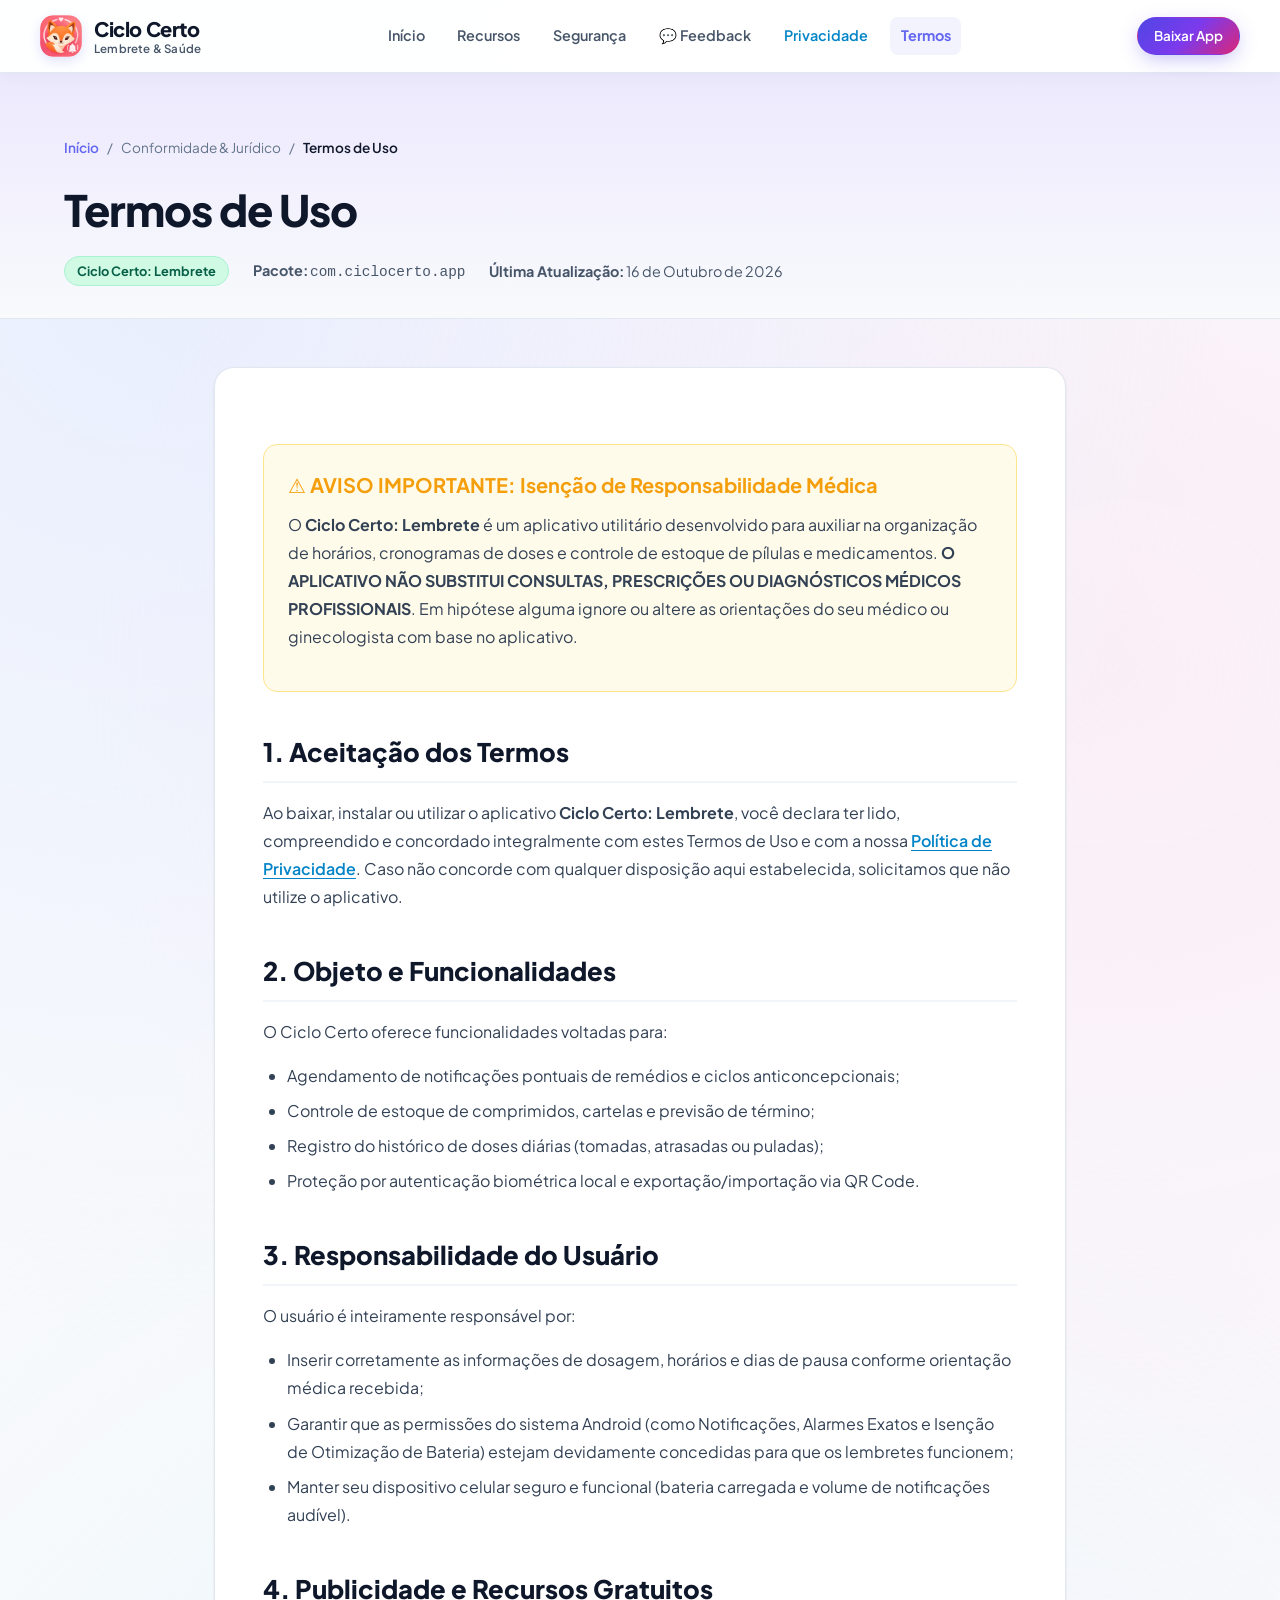
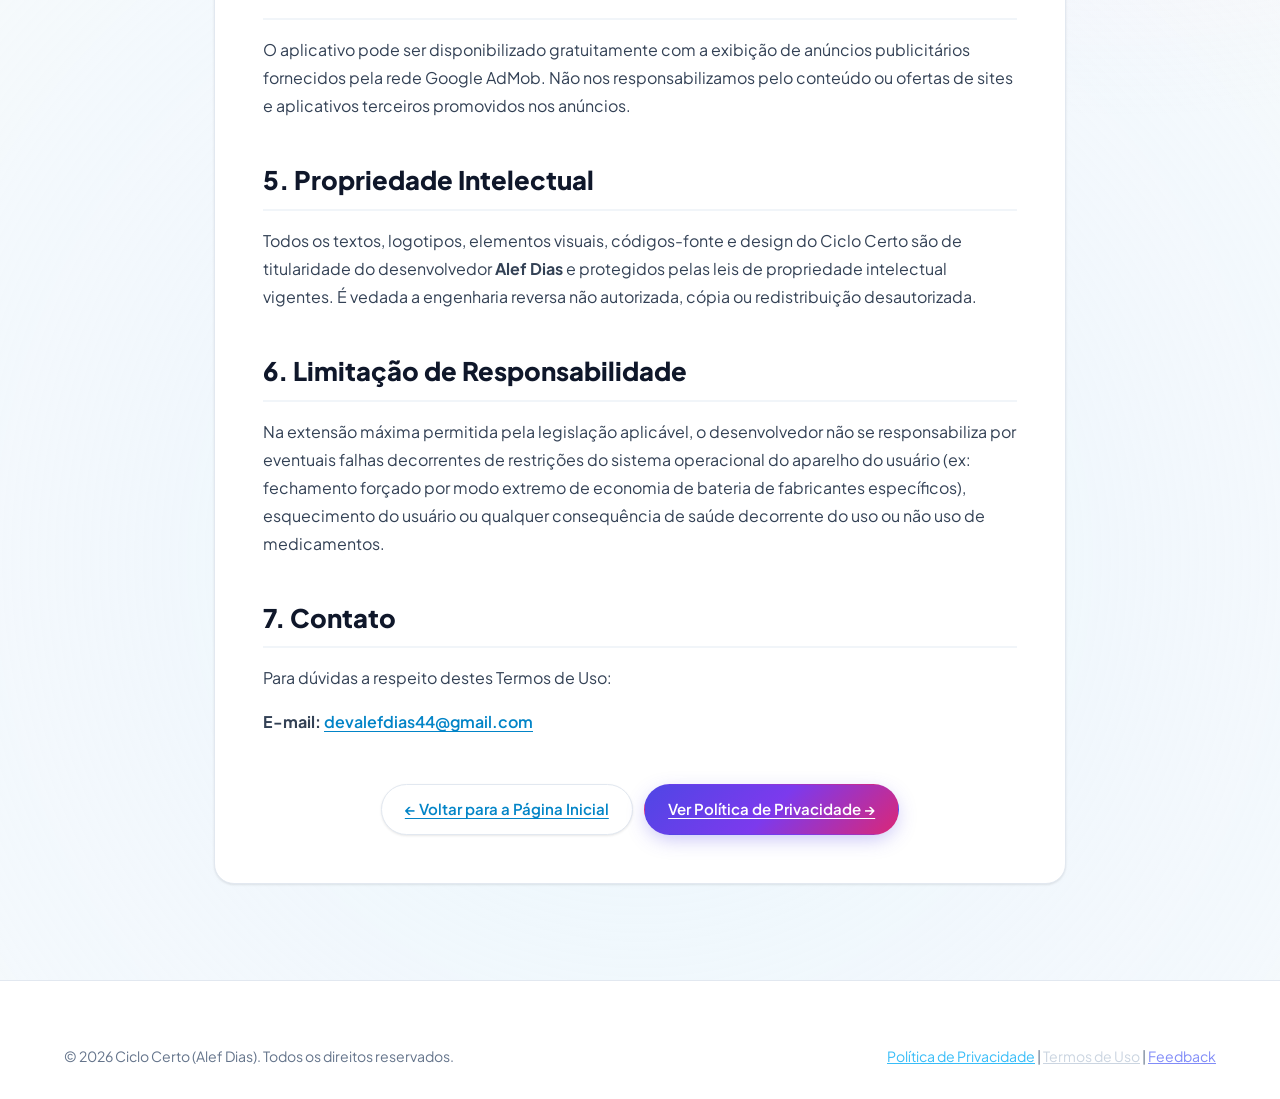
<file: termos.html>
<!DOCTYPE html>
<html lang="pt-BR">
<head>
  <meta charset="UTF-8">
  <meta name="viewport" content="width=device-width, initial-scale=1.0">
  <title>Termos de Uso — Ciclo Certo: Lembrete</title>
  <meta name="description" content="Termos de Uso e Condições Gerais do aplicativo Ciclo Certo: Lembrete (com.ciclocerto.app).">
  <meta name="robots" content="index, follow">
  
  <link rel="icon" type="image/png" href="assets/icon.png">
  <link rel="preconnect" href="https://fonts.googleapis.com">
  <link rel="preconnect" href="https://fonts.gstatic.com" crossorigin>
  <link href="https://fonts.googleapis.com/css2?family=Plus+Jakarta+Sans:wght@400;500;600;700;800&display=swap" rel="stylesheet">
  <link rel="stylesheet" href="style.css?v=2.1.0">
</head>
<body>
  <div class="ambient-glow top-left"></div>
  <div class="ambient-glow bottom-right"></div>

  <!-- Header -->
  <header class="site-header">
    <div class="container site-nav">
      <a href="index.html" class="nav-brand">
        <img src="assets/icon.png" alt="Ícone Ciclo Certo" class="nav-logo">
        <div class="brand-text">
          <span class="brand-name">Ciclo Certo</span>
          <span class="brand-tag">Lembrete & Saúde</span>
        </div>
      </a>
      <ul class="nav-links">
        <li><a href="index.html" class="nav-link">Início</a></li>
        <li><a href="index.html#recursos" class="nav-link">Recursos</a></li>
        <li><a href="index.html#seguranca" class="nav-link">Segurança</a></li>
        <li><a href="feedback.html" class="nav-link">💬 Feedback</a></li>
        <li><a href="privacidade.html" class="nav-link highlight">Privacidade</a></li>
        <li><a href="termos.html" class="nav-link active">Termos</a></li>
      </ul>
      <div class="nav-actions">
        <a href="index.html#download" class="btn btn-primary btn-sm">Baixar App</a>
      </div>
    </div>
  </header>

  <!-- Legal Header -->
  <section class="legal-page-header">
    <div class="container">
      <div class="legal-breadcrumbs">
        <a href="index.html">Início</a>
        <span>/</span>
        <span>Conformidade & Jurídico</span>
        <span>/</span>
        <span style="color: #0f172a; font-weight: 600;">Termos de Uso</span>
      </div>
      <h1 class="legal-title">Termos de Uso</h1>
      <div class="legal-meta">
        <span class="legal-badge">Ciclo Certo: Lembrete</span>
        <span><strong>Pacote:</strong> <code>com.ciclocerto.app</code></span>
        <span><strong>Última Atualização:</strong> 16 de Outubro de 2026</span>
      </div>
    </div>
  </section>

  <!-- Legal Content -->
  <main class="legal-container">
    <div class="legal-content">

      <div class="legal-highlight-card alert">
        <h3 style="margin-top:0; color:#f59e0b;">⚠️ AVISO IMPORTANTE: Isenção de Responsabilidade Médica</h3>
        <p>O <strong>Ciclo Certo: Lembrete</strong> é um aplicativo utilitário desenvolvido para auxiliar na organização de horários, cronogramas de doses e controle de estoque de pílulas e medicamentos. <strong>O APLICATIVO NÃO SUBSTITUI CONSULTAS, PRESCRIÇÕES OU DIAGNÓSTICOS MÉDICOS PROFISSIONAIS</strong>. Em hipótese alguma ignore ou altere as orientações do seu médico ou ginecologista com base no aplicativo.</p>
      </div>

      <h2>1. Aceitação dos Termos</h2>
      <p>Ao baixar, instalar ou utilizar o aplicativo <strong>Ciclo Certo: Lembrete</strong>, você declara ter lido, compreendido e concordado integralmente com estes Termos de Uso e com a nossa <a href="privacidade.html">Política de Privacidade</a>. Caso não concorde com qualquer disposição aqui estabelecida, solicitamos que não utilize o aplicativo.</p>

      <h2>2. Objeto e Funcionalidades</h2>
      <p>O Ciclo Certo oferece funcionalidades voltadas para:</p>
      <ul>
        <li>Agendamento de notificações pontuais de remédios e ciclos anticoncepcionais;</li>
        <li>Controle de estoque de comprimidos, cartelas e previsão de término;</li>
        <li>Registro do histórico de doses diárias (tomadas, atrasadas ou puladas);</li>
        <li>Proteção por autenticação biométrica local e exportação/importação via QR Code.</li>
      </ul>

      <h2>3. Responsabilidade do Usuário</h2>
      <p>O usuário é inteiramente responsável por:</p>
      <ul>
        <li>Inserir corretamente as informações de dosagem, horários e dias de pausa conforme orientação médica recebida;</li>
        <li>Garantir que as permissões do sistema Android (como Notificações, Alarmes Exatos e Isenção de Otimização de Bateria) estejam devidamente concedidas para que os lembretes funcionem;</li>
        <li>Manter seu dispositivo celular seguro e funcional (bateria carregada e volume de notificações audível).</li>
      </ul>

      <h2>4. Publicidade e Recursos Gratuitos</h2>
      <p>O aplicativo pode ser disponibilizado gratuitamente com a exibição de anúncios publicitários fornecidos pela rede Google AdMob. Não nos responsabilizamos pelo conteúdo ou ofertas de sites e aplicativos terceiros promovidos nos anúncios.</p>

      <h2>5. Propriedade Intelectual</h2>
      <p>Todos os textos, logotipos, elementos visuais, códigos-fonte e design do Ciclo Certo são de titularidade do desenvolvedor <strong>Alef Dias</strong> e protegidos pelas leis de propriedade intelectual vigentes. É vedada a engenharia reversa não autorizada, cópia ou redistribuição desautorizada.</p>

      <h2>6. Limitação de Responsabilidade</h2>
      <p>Na extensão máxima permitida pela legislação aplicável, o desenvolvedor não se responsabiliza por eventuais falhas decorrentes de restrições do sistema operacional do aparelho do usuário (ex: fechamento forçado por modo extremo de economia de bateria de fabricantes específicos), esquecimento do usuário ou qualquer consequência de saúde decorrente do uso ou não uso de medicamentos.</p>

      <h2>7. Contato</h2>
      <p>Para dúvidas a respeito destes Termos de Uso:</p>
      <p><strong>E-mail:</strong> <a href="mailto:devalefdias44@gmail.com">devalefdias44@gmail.com</a></p>

      <div style="margin-top: 3rem; text-align: center;">
        <a href="index.html" class="btn btn-secondary">← Voltar para a Página Inicial</a>
        <a href="privacidade.html" class="btn btn-primary" style="margin-left: 0.5rem;">Ver Política de Privacidade →</a>
      </div>

    </div>
  </main>

  <!-- Footer -->
  <footer class="site-footer">
    <div class="container">
      <div class="footer-bottom" style="border:none; padding-top:0;">
        <div>&copy; 2026 Ciclo Certo (Alef Dias). Todos os direitos reservados.</div>
        <div><a href="privacidade.html" style="color: #38bdf8;">Política de Privacidade</a> | <a href="termos.html" style="color: #cbd5e1;">Termos de Uso</a> | <a href="feedback.html" style="color: #818cf8;">Feedback</a></div>
      </div>
    </div>
  </footer>
</body>
</html>
</file>
<file: style.css>
/* ==========================================================================
   Ciclo Certo - Light & Modern Clean Design System (Fundo Claro)
   ========================================================================== */

:root {
  --primary: #6366f1;
  --primary-hover: #4f46e5;
  --primary-light: #eff6ff;
  --primary-gradient: linear-gradient(135deg, #4f46e5 0%, #7c3aed 50%, #db2777 100%);
  --secondary: #db2777;
  --secondary-hover: #be185d;
  --accent: #0284c7;
  --accent-green: #059669;
  
  /* Fundo Claro Elegante */
  --bg-main: #f8fafc;
  --bg-surface: #ffffff;
  --bg-card: #ffffff;
  --bg-card-hover: #ffffff;
  --bg-subtle: #f1f5f9;
  --border-subtle: #e2e8f0;
  --border-focus: rgba(99, 102, 241, 0.4);
  
  /* Tipografia Escura de Alta Legibilidade */
  --text-main: #0f172a;
  --text-muted: #475569;
  --text-dim: #64748b;
  
  --font-family: 'Plus Jakarta Sans', system-ui, -apple-system, BlinkMacSystemFont, 'Segoe UI', Roboto, sans-serif;
  --radius-sm: 8px;
  --radius-md: 14px;
  --radius-lg: 20px;
  --radius-full: 9999px;
  
  --shadow-sm: 0 1px 3px rgba(0, 0, 0, 0.06), 0 1px 2px rgba(0, 0, 0, 0.04);
  --shadow-md: 0 10px 25px -5px rgba(15, 23, 42, 0.08), 0 8px 10px -6px rgba(15, 23, 42, 0.04);
  --shadow-lg: 0 20px 35px -10px rgba(79, 70, 229, 0.12), 0 1px 3px rgba(0, 0, 0, 0.05);
  --shadow-glow: 0 12px 30px -8px rgba(79, 70, 229, 0.2);
}

/* Reset & Base */
*, *::before, *::after {
  box-sizing: border-box;
  margin: 0;
  padding: 0;
}

html {
  scroll-behavior: smooth;
  font-family: var(--font-family);
  background-color: var(--bg-main);
  color: var(--text-main);
  line-height: 1.6;
  -webkit-font-smoothing: antialiased;
}

body {
  min-height: 100vh;
  position: relative;
  overflow-x: hidden;
  background: 
    radial-gradient(circle at 12% 10%, rgba(224, 231, 255, 0.6) 0%, transparent 40%),
    radial-gradient(circle at 88% 25%, rgba(252, 231, 243, 0.6) 0%, transparent 45%),
    radial-gradient(circle at 50% 80%, rgba(224, 242, 254, 0.5) 0%, transparent 50%),
    var(--bg-main);
}

/* Ambient glow blobs */
.ambient-glow {
  position: fixed;
  width: 550px;
  height: 550px;
  border-radius: 50%;
  filter: blur(140px);
  pointer-events: none;
  z-index: -1;
  opacity: 0.6;
}
.ambient-glow.top-left {
  top: -120px;
  left: -120px;
  background: rgba(199, 210, 254, 0.5);
}
.ambient-glow.bottom-right {
  bottom: 0;
  right: -120px;
  background: rgba(251, 207, 232, 0.5);
}

/* Container */
.container {
  width: 100%;
  max-width: 1200px;
  margin: 0 auto;
  padding: 0 1.5rem;
}

/* PlayStore Highlight Top Notification Bar */
.top-notice-bar {
  background: linear-gradient(90deg, #ede9fe 0%, #fce7f3 50%, #e0f2fe 100%);
  border-bottom: 1px solid #ddd6fe;
  padding: 0.65rem 1rem;
  font-size: 0.88rem;
  text-align: center;
  position: relative;
  z-index: 100;
  color: #3730a3;
  font-weight: 500;
}
.top-notice-content {
  display: flex;
  align-items: center;
  justify-content: center;
  gap: 0.75rem;
  flex-wrap: wrap;
}
.top-badge {
  background: var(--primary-gradient);
  color: #fff;
  padding: 0.2rem 0.65rem;
  border-radius: var(--radius-full);
  font-size: 0.75rem;
  font-weight: 700;
  letter-spacing: 0.5px;
  text-transform: uppercase;
  display: inline-flex;
  align-items: center;
  gap: 0.3rem;
  box-shadow: 0 2px 6px rgba(79, 70, 229, 0.25);
}
.top-notice-bar a {
  color: #9d174d;
  font-weight: 700;
  text-decoration: underline;
  text-underline-offset: 3px;
  transition: color 0.2s;
}
.top-notice-bar a:hover {
  color: #4f46e5;
}

/* Navigation Header */
.site-header {
  position: sticky;
  top: 0;
  z-index: 90;
  backdrop-filter: blur(16px);
  -webkit-backdrop-filter: blur(16px);
  background: rgba(255, 255, 255, 0.94);
  border-bottom: 1px solid var(--border-subtle);
  box-shadow: 0 4px 16px rgba(15, 23, 42, 0.04);
  transition: all 0.3s ease;
}
.site-nav {
  display: flex;
  align-items: center;
  justify-content: space-between;
  min-height: 72px;
  padding: 0.5rem 0;
  gap: 1.5rem;
}
.nav-brand {
  display: flex;
  align-items: center;
  gap: 0.75rem;
  text-decoration: none;
  color: var(--text-main);
  flex-shrink: 0;
}
.nav-logo {
  width: 42px;
  height: 42px;
  border-radius: var(--radius-md);
  box-shadow: 0 4px 12px rgba(99, 102, 241, 0.18);
  object-fit: cover;
  transition: transform 0.2s;
  flex-shrink: 0;
}
.nav-brand:hover .nav-logo {
  transform: scale(1.05);
}
.brand-text {
  display: flex;
  flex-direction: column;
  justify-content: center;
}
.brand-name {
  font-weight: 800;
  font-size: 1.25rem;
  line-height: 1.15;
  letter-spacing: -0.4px;
  color: #0f172a;
  margin: 0;
}
.brand-tag {
  display: block;
  font-size: 0.72rem;
  line-height: 1.15;
  color: var(--text-muted);
  font-weight: 600;
  letter-spacing: 0.2px;
  margin-top: 2px;
}
.nav-links {
  display: flex;
  align-items: center;
  gap: 0.75rem;
  list-style: none;
  margin: 0;
  padding: 0;
}
.nav-link {
  color: var(--text-muted);
  text-decoration: none;
  font-weight: 600;
  font-size: 0.9rem;
  white-space: nowrap;
  padding: 0.45rem 0.65rem;
  border-radius: var(--radius-sm);
  transition: all 0.2s ease;
  display: inline-flex;
  align-items: center;
  gap: 0.35rem;
}
.nav-link:hover {
  color: var(--primary);
  background: rgba(99, 102, 241, 0.08);
}
.nav-link.active {
  color: var(--primary);
  font-weight: 700;
  background: rgba(99, 102, 241, 0.08);
}
.nav-link.highlight {
  color: #0284c7;
  font-weight: 600;
}
.nav-actions {
  display: flex;
  align-items: center;
  gap: 0.75rem;
  flex-shrink: 0;
}

/* Buttons */
.btn {
  display: inline-flex;
  align-items: center;
  justify-content: center;
  gap: 0.55rem;
  padding: 0.75rem 1.45rem;
  border-radius: var(--radius-full);
  font-size: 0.94rem;
  font-weight: 600;
  text-decoration: none;
  cursor: pointer;
  transition: all 0.25s cubic-bezier(0.16, 1, 0.3, 1);
  border: 1px solid transparent;
}
.btn-primary {
  background: var(--primary-gradient);
  color: #fff !important;
  box-shadow: 0 6px 20px -3px rgba(79, 70, 229, 0.35);
}
.btn-primary:hover {
  transform: translateY(-2px);
  box-shadow: 0 10px 26px -3px rgba(219, 39, 119, 0.45);
}
.btn-secondary {
  background: #ffffff;
  color: var(--text-main);
  border: 1px solid var(--border-subtle);
  box-shadow: var(--shadow-sm);
}
.btn-secondary:hover {
  background: var(--bg-subtle);
  border-color: #cbd5e1;
  transform: translateY(-2px);
}
.btn-privacy {
  background: #e0f2fe;
  color: #0369a1;
  border: 1px solid #bae6fd;
}
.btn-privacy:hover {
  background: #bae6fd;
  color: #0c4a6e;
  transform: translateY(-2px);
}
.btn-sm {
  padding: 0.45rem 1rem;
  font-size: 0.84rem;
}

/* Hero Section */
.hero-section {
  padding: 5rem 0 4rem;
  position: relative;
}
.hero-grid {
  display: grid;
  grid-template-columns: 1.15fr 0.85fr;
  align-items: center;
  gap: 3.5rem;
}
.hero-badge-pill {
  display: inline-flex;
  align-items: center;
  gap: 0.5rem;
  padding: 0.4rem 1rem;
  background: #ede9fe;
  border: 1px solid #ddd6fe;
  border-radius: var(--radius-full);
  color: #4338ca;
  font-size: 0.85rem;
  font-weight: 700;
  margin-bottom: 1.5rem;
}
.hero-badge-pill .pill-dot {
  width: 8px;
  height: 8px;
  border-radius: 50%;
  background: var(--accent-green);
  box-shadow: 0 0 8px var(--accent-green);
}
.hero-title {
  font-size: 3.3rem;
  font-weight: 800;
  line-height: 1.15;
  letter-spacing: -1.5px;
  margin-bottom: 1.35rem;
  color: #0f172a;
}
.gradient-text {
  background: var(--primary-gradient);
  -webkit-background-clip: text;
  -webkit-text-fill-color: transparent;
}
.hero-desc {
  font-size: 1.15rem;
  color: var(--text-muted);
  line-height: 1.7;
  margin-bottom: 2.2rem;
  max-width: 560px;
}
.hero-cta-group {
  display: flex;
  align-items: center;
  gap: 1rem;
  flex-wrap: wrap;
  margin-bottom: 2.5rem;
}
.hero-trust-badges {
  display: flex;
  align-items: center;
  gap: 1.75rem;
  padding-top: 1.5rem;
  border-top: 1px solid var(--border-subtle);
}
.trust-item {
  display: flex;
  align-items: center;
  gap: 0.6rem;
  font-size: 0.88rem;
  color: var(--text-muted);
  font-weight: 600;
}
.trust-icon {
  color: var(--accent-green);
  font-size: 1.15rem;
  font-weight: 800;
}

/* Mockup Display */
.hero-visual {
  position: relative;
  display: flex;
  justify-content: center;
}
.phone-frame {
  width: 310px;
  max-width: 100%;
  position: relative;
  border-radius: 36px;
  background: #ffffff;
  padding: 10px;
  box-shadow: 0 25px 50px -12px rgba(15, 23, 42, 0.18), 0 0 0 1px #e2e8f0;
  transition: transform 0.4s ease;
}
.phone-frame:hover {
  transform: translateY(-6px) scale(1.02);
}
.phone-inner {
  border-radius: 28px;
  overflow: hidden;
  background: #f8fafc;
  position: relative;
  box-shadow: inset 0 0 0 1px rgba(0, 0, 0, 0.05);
}
.phone-screen {
  width: 100%;
  height: auto;
  display: block;
}
.floating-card {
  position: absolute;
  padding: 0.85rem 1.15rem;
  border-radius: var(--radius-md);
  background: rgba(255, 255, 255, 0.95);
  backdrop-filter: blur(14px);
  border: 1px solid var(--border-subtle);
  box-shadow: var(--shadow-md);
  display: flex;
  align-items: center;
  gap: 0.75rem;
  animation: float 4s ease-in-out infinite alternate;
}
.floating-card.card-left {
  top: 15%;
  left: -25px;
}
.floating-card.card-right {
  bottom: 12%;
  right: -25px;
  animation-delay: 2s;
}
.floating-icon {
  width: 38px;
  height: 38px;
  border-radius: var(--radius-sm);
  display: flex;
  align-items: center;
  justify-content: center;
  font-size: 1.2rem;
}
.floating-icon.purple {
  background: #ede9fe;
  color: #6366f1;
}
.floating-icon.green {
  background: #d1fae5;
  color: #059669;
}
.floating-text h5 {
  font-size: 0.85rem;
  font-weight: 700;
  color: #0f172a;
}
.floating-text p {
  font-size: 0.72rem;
  color: var(--text-muted);
}

@keyframes float {
  0% { transform: translateY(0); }
  100% { transform: translateY(-10px); }
}

/* Play Store Privacy Spotlight Card */
.privacy-spotlight-section {
  padding: 2.5rem 0;
}
.privacy-spotlight-card {
  background: linear-gradient(135deg, #ffffff 0%, #f8fafc 100%);
  border: 1px solid #c7d2fe;
  border-radius: var(--radius-lg);
  padding: 2.5rem 3rem;
  box-shadow: var(--shadow-lg);
  display: flex;
  align-items: center;
  justify-content: space-between;
  gap: 2rem;
  position: relative;
  overflow: hidden;
}
.privacy-spotlight-card::before {
  content: '';
  position: absolute;
  top: 0;
  left: 0;
  width: 6px;
  height: 100%;
  background: var(--primary-gradient);
}
.spotlight-left {
  max-width: 680px;
}
.spotlight-pill {
  display: inline-flex;
  align-items: center;
  gap: 0.4rem;
  font-size: 0.78rem;
  font-weight: 700;
  color: #0284c7;
  background: #e0f2fe;
  border: 1px solid #bae6fd;
  padding: 0.25rem 0.75rem;
  border-radius: var(--radius-full);
  margin-bottom: 0.85rem;
  text-transform: uppercase;
  letter-spacing: 0.5px;
}
.spotlight-title {
  font-size: 1.85rem;
  font-weight: 800;
  color: #0f172a;
  margin-bottom: 0.6rem;
  letter-spacing: -0.5px;
}
.spotlight-desc {
  font-size: 1rem;
  color: var(--text-muted);
  line-height: 1.6;
  margin-bottom: 1.25rem;
}
.spotlight-points {
  display: grid;
  grid-template-columns: repeat(auto-fit, minmax(210px, 1fr));
  gap: 0.75rem;
}
.spotlight-point {
  display: flex;
  align-items: center;
  gap: 0.5rem;
  font-size: 0.88rem;
  color: #1e293b;
  font-weight: 500;
}
.spotlight-point svg {
  color: #0284c7;
  flex-shrink: 0;
}
.spotlight-right {
  display: flex;
  flex-direction: column;
  align-items: center;
  gap: 0.75rem;
  min-width: 220px;
}
.url-copy-box {
  width: 100%;
  background: #f1f5f9;
  border: 1px dashed #cbd5e1;
  border-radius: var(--radius-sm);
  padding: 0.6rem 0.85rem;
  font-size: 0.78rem;
  color: #334155;
  word-break: break-all;
  text-align: center;
}

/* Section Header */
.section-header {
  text-align: center;
  max-width: 680px;
  margin: 0 auto 3.5rem;
}
.section-tag {
  display: inline-block;
  font-size: 0.82rem;
  font-weight: 700;
  color: #7c3aed;
  text-transform: uppercase;
  letter-spacing: 1px;
  margin-bottom: 0.6rem;
}
.section-title {
  font-size: 2.3rem;
  font-weight: 800;
  letter-spacing: -0.8px;
  margin-bottom: 0.85rem;
  color: #0f172a;
}
.section-desc {
  color: var(--text-muted);
  font-size: 1.05rem;
}

/* Features Grid */
.features-section {
  padding: 5rem 0;
}
.features-grid {
  display: grid;
  grid-template-columns: repeat(auto-fit, minmax(320px, 1fr));
  gap: 1.75rem;
}
.feature-card {
  background: #ffffff;
  border: 1px solid var(--border-subtle);
  border-radius: var(--radius-lg);
  padding: 2.2rem;
  position: relative;
  transition: all 0.3s cubic-bezier(0.16, 1, 0.3, 1);
  display: flex;
  flex-direction: column;
  box-shadow: var(--shadow-sm);
}
.feature-card:hover {
  border-color: #cbd5e1;
  transform: translateY(-4px);
  box-shadow: var(--shadow-md);
}
.feature-icon-wrapper {
  width: 54px;
  height: 54px;
  border-radius: var(--radius-md);
  display: flex;
  align-items: center;
  justify-content: center;
  margin-bottom: 1.4rem;
  font-size: 1.5rem;
}
.feature-icon-wrapper.indigo {
  background: #e0e7ff;
  color: #4338ca;
}
.feature-icon-wrapper.pink {
  background: #fce7f3;
  color: #be185d;
}
.feature-icon-wrapper.emerald {
  background: #d1fae5;
  color: #047857;
}
.feature-icon-wrapper.cyan {
  background: #e0f2fe;
  color: #0369a1;
}
.feature-icon-wrapper.amber {
  background: #fef3c7;
  color: #b45309;
}
.feature-icon-wrapper.violet {
  background: #ede9fe;
  color: #6d28d9;
}
.feature-title {
  font-size: 1.25rem;
  font-weight: 700;
  margin-bottom: 0.65rem;
  color: #0f172a;
}
.feature-desc {
  font-size: 0.94rem;
  color: var(--text-muted);
  line-height: 1.6;
}

/* Screenshots Showcase */
.showcase-section {
  padding: 5rem 0;
  position: relative;
}
.showcase-grid {
  display: grid;
  grid-template-columns: repeat(auto-fit, minmax(280px, 1fr));
  gap: 2rem;
  align-items: center;
}
.showcase-card {
  border-radius: var(--radius-lg);
  overflow: hidden;
  border: 1px solid var(--border-subtle);
  background: #ffffff;
  transition: transform 0.3s ease, box-shadow 0.3s ease;
  box-shadow: var(--shadow-sm);
  text-align: center;
}
.showcase-card:hover {
  transform: translateY(-8px);
  box-shadow: var(--shadow-md), var(--shadow-glow);
  border-color: #c7d2fe;
}
.showcase-img {
  width: 100%;
  display: block;
  object-fit: cover;
}
.showcase-info {
  padding: 1.25rem;
}
.showcase-info h4 {
  font-size: 1.05rem;
  font-weight: 700;
  color: #0f172a;
  margin-bottom: 0.25rem;
}
.showcase-info p {
  font-size: 0.85rem;
  color: var(--text-muted);
}

/* Privacy & Security Deep Dive Box */
.security-section {
  padding: 4rem 0;
}
.security-box {
  background: #ffffff;
  border: 1px solid #e2e8f0;
  border-radius: var(--radius-lg);
  padding: 3rem;
  box-shadow: var(--shadow-md);
}
.security-grid {
  display: grid;
  grid-template-columns: repeat(auto-fit, minmax(280px, 1fr));
  gap: 2rem;
  margin-top: 2rem;
}
.security-item {
  border-left: 3px solid var(--primary);
  padding-left: 1.25rem;
}
.security-item h4 {
  font-size: 1.1rem;
  font-weight: 700;
  color: #0f172a;
  margin-bottom: 0.4rem;
}
.security-item p {
  font-size: 0.92rem;
  color: var(--text-muted);
  line-height: 1.6;
}

/* FAQ Section */
.faq-section {
  padding: 4rem 0;
}
.faq-list {
  max-width: 800px;
  margin: 0 auto;
  display: flex;
  flex-direction: column;
  gap: 1.25rem;
}
.faq-item {
  background: #ffffff;
  border: 1px solid var(--border-subtle);
  border-radius: var(--radius-md);
  padding: 1.4rem 1.75rem;
  box-shadow: var(--shadow-sm);
  transition: all 0.2s ease;
}
.faq-item:hover {
  border-color: #cbd5e1;
}
.faq-question {
  font-size: 1.05rem;
  font-weight: 700;
  color: #0f172a;
  margin-bottom: 0.5rem;
}
.faq-answer {
  font-size: 0.94rem;
  color: var(--text-muted);
  line-height: 1.6;
}

/* Download / CTA Banner */
.cta-banner-section {
  padding: 4rem 0 6rem;
}
.cta-banner {
  background: var(--primary-gradient);
  border-radius: var(--radius-lg);
  padding: 3.5rem 2.5rem;
  text-align: center;
  position: relative;
  overflow: hidden;
  box-shadow: var(--shadow-glow);
}
.cta-banner h2 {
  font-size: 2.5rem;
  font-weight: 800;
  color: #ffffff;
  letter-spacing: -0.8px;
  margin-bottom: 1rem;
}
.cta-banner p {
  font-size: 1.15rem;
  color: #f8fafc;
  max-width: 620px;
  margin: 0 auto 2.2rem;
}
.cta-buttons {
  display: flex;
  justify-content: center;
  gap: 1.25rem;
  flex-wrap: wrap;
}

/* Legal Pages Styling (privacidade.html & termos.html) */
.legal-page-header {
  padding: 4rem 0 2rem;
  border-bottom: 1px solid var(--border-subtle);
  background: linear-gradient(180deg, #ede9fe 0%, #f8fafc 100%);
}
.legal-breadcrumbs {
  display: flex;
  align-items: center;
  gap: 0.5rem;
  font-size: 0.85rem;
  color: var(--text-dim);
  margin-bottom: 1rem;
}
.legal-breadcrumbs a {
  color: var(--primary);
  text-decoration: none;
  font-weight: 600;
}
.legal-title {
  font-size: 2.7rem;
  font-weight: 800;
  letter-spacing: -1px;
  margin-bottom: 0.75rem;
  color: #0f172a;
}
.legal-meta {
  display: flex;
  align-items: center;
  gap: 1.5rem;
  font-size: 0.9rem;
  color: var(--text-muted);
  flex-wrap: wrap;
}
.legal-badge {
  background: #d1fae5;
  color: #065f46;
  padding: 0.25rem 0.75rem;
  border-radius: var(--radius-full);
  font-weight: 700;
  font-size: 0.8rem;
  border: 1px solid #a7f3d0;
}
.legal-container {
  max-width: 900px;
  margin: 0 auto;
  padding: 3rem 1.5rem 6rem;
}
.legal-content {
  background: #ffffff;
  padding: 3rem;
  border-radius: var(--radius-lg);
  border: 1px solid var(--border-subtle);
  box-shadow: var(--shadow-sm);
}
.legal-content h2 {
  font-size: 1.6rem;
  font-weight: 800;
  color: #0f172a;
  margin: 2.5rem 0 1rem;
  padding-bottom: 0.5rem;
  border-bottom: 2px solid #f1f5f9;
  display: flex;
  align-items: center;
  gap: 0.65rem;
}
.legal-content h3 {
  font-size: 1.25rem;
  font-weight: 700;
  color: #1e293b;
  margin: 1.75rem 0 0.6rem;
}
.legal-content p, .legal-content li {
  font-size: 1rem;
  color: #334155;
  line-height: 1.75;
  margin-bottom: 1rem;
}
.legal-content ul, .legal-content ol {
  padding-left: 1.5rem;
  margin-bottom: 1.25rem;
}
.legal-content li {
  margin-bottom: 0.45rem;
}
.legal-content a {
  color: #0284c7;
  text-decoration: underline;
  text-underline-offset: 3px;
  font-weight: 600;
}
.legal-highlight-card {
  background: #eef2ff;
  border: 1px solid #c7d2fe;
  border-radius: var(--radius-md);
  padding: 1.5rem;
  margin: 1.75rem 0;
  color: #312e81;
}
.legal-highlight-card.alert {
  background: #fffbeb;
  border-color: #fde68a;
  color: #92400e;
}
.legal-highlight-card.success {
  background: #ecfdf5;
  border-color: #a7f3d0;
  color: #065f46;
}
.legal-table {
  width: 100%;
  border-collapse: collapse;
  margin: 1.5rem 0;
  font-size: 0.92rem;
}
.legal-table th, .legal-table td {
  padding: 0.85rem 1rem;
  border: 1px solid var(--border-subtle);
  text-align: left;
}
.legal-table th {
  background: #f8fafc;
  color: #0f172a;
  font-weight: 700;
}
.legal-table td {
  color: #334155;
}

/* Footer */
.site-footer {
  border-top: 1px solid var(--border-subtle);
  background: #ffffff;
  padding: 4rem 0 2rem;
  margin-top: auto;
}
.footer-grid {
  display: grid;
  grid-template-columns: 2fr repeat(3, 1fr);
  gap: 3rem;
  margin-bottom: 3rem;
}
.footer-brand h4 {
  font-size: 1.3rem;
  font-weight: 800;
  color: #0f172a;
  margin-bottom: 0.6rem;
}
.footer-brand p {
  color: var(--text-muted);
  font-size: 0.9rem;
  max-width: 320px;
  line-height: 1.6;
}
.footer-col h5 {
  font-size: 0.95rem;
  font-weight: 700;
  color: #0f172a;
  margin-bottom: 1.15rem;
  text-transform: uppercase;
  letter-spacing: 0.5px;
}
.footer-links {
  list-style: none;
  display: flex;
  flex-direction: column;
  gap: 0.65rem;
}
.footer-links a {
  color: var(--text-muted);
  text-decoration: none;
  font-size: 0.9rem;
  font-weight: 500;
  transition: color 0.2s;
}
.footer-links a:hover {
  color: var(--primary);
}
.footer-links a.privacy-link {
  color: #0284c7;
  font-weight: 700;
}
.footer-bottom {
  border-top: 1px solid var(--border-subtle);
  padding-top: 2rem;
  display: flex;
  align-items: center;
  justify-content: space-between;
  font-size: 0.88rem;
  color: var(--text-dim);
  flex-wrap: wrap;
  gap: 1rem;
}
/* ==========================================================================
   Feedback & Bug Report Form Styles (Fundo Claro)
   ========================================================================== */
.feedback-grid {
  display: grid;
  grid-template-columns: 1.6fr 1fr;
  gap: 2rem;
  margin-top: 2rem;
  margin-bottom: 4rem;
}

.feedback-form-card {
  background: var(--bg-surface);
  border: 1px solid var(--border-subtle);
  border-radius: var(--radius-lg);
  padding: 2.5rem;
  box-shadow: var(--shadow-md);
}

.feedback-sidebar {
  display: flex;
  flex-direction: column;
  gap: 1.5rem;
}

.feedback-info-card {
  background: var(--bg-surface);
  border: 1px solid var(--border-subtle);
  border-radius: var(--radius-lg);
  padding: 2rem;
  box-shadow: var(--shadow-sm);
}

.feedback-info-card h3 {
  font-size: 1.2rem;
  font-weight: 700;
  color: var(--text-main);
  margin-bottom: 1rem;
  display: flex;
  align-items: center;
  gap: 0.5rem;
}

.feedback-info-card p {
  color: var(--text-muted);
  font-size: 0.92rem;
  line-height: 1.6;
  margin-bottom: 1rem;
}

.feedback-tip-list {
  list-style: none;
  padding: 0;
  margin: 0;
  display: flex;
  flex-direction: column;
  gap: 0.75rem;
}

.feedback-tip-list li {
  font-size: 0.88rem;
  color: var(--text-muted);
  display: flex;
  align-items: flex-start;
  gap: 0.6rem;
}

.feedback-tip-list li strong {
  color: var(--text-main);
}

.form-group {
  margin-bottom: 1.5rem;
}

.form-label {
  display: block;
  font-size: 0.92rem;
  font-weight: 600;
  color: var(--text-main);
  margin-bottom: 0.5rem;
}

.form-label .required {
  color: var(--secondary);
}

.form-control {
  width: 100%;
  padding: 0.85rem 1.1rem;
  border-radius: var(--radius-md);
  border: 1.5px solid var(--border-subtle);
  background: #ffffff;
  color: var(--text-main);
  font-family: var(--font-family);
  font-size: 0.95rem;
  transition: all 0.2s ease;
  outline: none;
}

.form-control:focus {
  border-color: var(--primary);
  box-shadow: 0 0 0 4px rgba(99, 102, 241, 0.15);
}

textarea.form-control {
  resize: vertical;
  min-height: 120px;
}

.form-hint {
  font-size: 0.82rem;
  color: var(--text-dim);
  margin-top: 0.4rem;
}

.form-row {
  display: grid;
  grid-template-columns: 1fr 1fr;
  gap: 1.25rem;
}

.alert-success-banner {
  background: #ecfdf5;
  border: 1.5px solid #a7f3d0;
  border-radius: var(--radius-md);
  padding: 1.25rem 1.5rem;
  margin-bottom: 2rem;
  display: flex;
  align-items: center;
  gap: 1rem;
  color: #065f46;
  font-size: 0.95rem;
  font-weight: 500;
}

.alert-success-icon {
  width: 32px;
  height: 32px;
  background: #10b981;
  color: #ffffff;
  border-radius: 50%;
  display: flex;
  align-items: center;
  justify-content: center;
  flex-shrink: 0;
  font-weight: bold;
}

/* Responsive */
@media (max-width: 1100px) {
  .nav-links {
    gap: 0.4rem;
  }
  .nav-link {
    font-size: 0.85rem;
    padding: 0.35rem 0.5rem;
  }
  .btn-sm {
    padding: 0.5rem 0.95rem;
    font-size: 0.85rem;
  }
}

@media (max-width: 992px) {
  .hero-grid {
    grid-template-columns: 1fr;
    text-align: center;
    gap: 3rem;
  }
  .hero-desc {
    margin: 0 auto 2.2rem;
  }
  .hero-cta-group {
    justify-content: center;
  }
  .hero-trust-badges {
    justify-content: center;
  }
  .privacy-spotlight-card {
    flex-direction: column;
    text-align: center;
    padding: 2rem;
  }
  .privacy-spotlight-card::before {
    width: 100%;
    height: 6px;
  }
  .spotlight-points {
    text-align: left;
  }
  .footer-grid {
    grid-template-columns: 1fr 1fr;
    gap: 2rem;
  }
  .legal-content {
    padding: 1.75rem;
  }
  .feedback-grid {
    grid-template-columns: 1fr;
  }
  .form-row {
    grid-template-columns: 1fr;
  }
  .nav-links {
    gap: 0.25rem;
  }
  .nav-link {
    font-size: 0.82rem;
    padding: 0.3rem 0.4rem;
  }
}

@media (max-width: 820px) {
  .nav-links {
    display: none;
  }
  .nav-actions {
    margin-left: auto;
  }
}

@media (max-width: 768px) {
  .hero-title {
    font-size: 2.2rem;
  }
  .footer-grid {
    grid-template-columns: 1fr;
  }
  .floating-card {
    display: none;
  }
}
</file>
